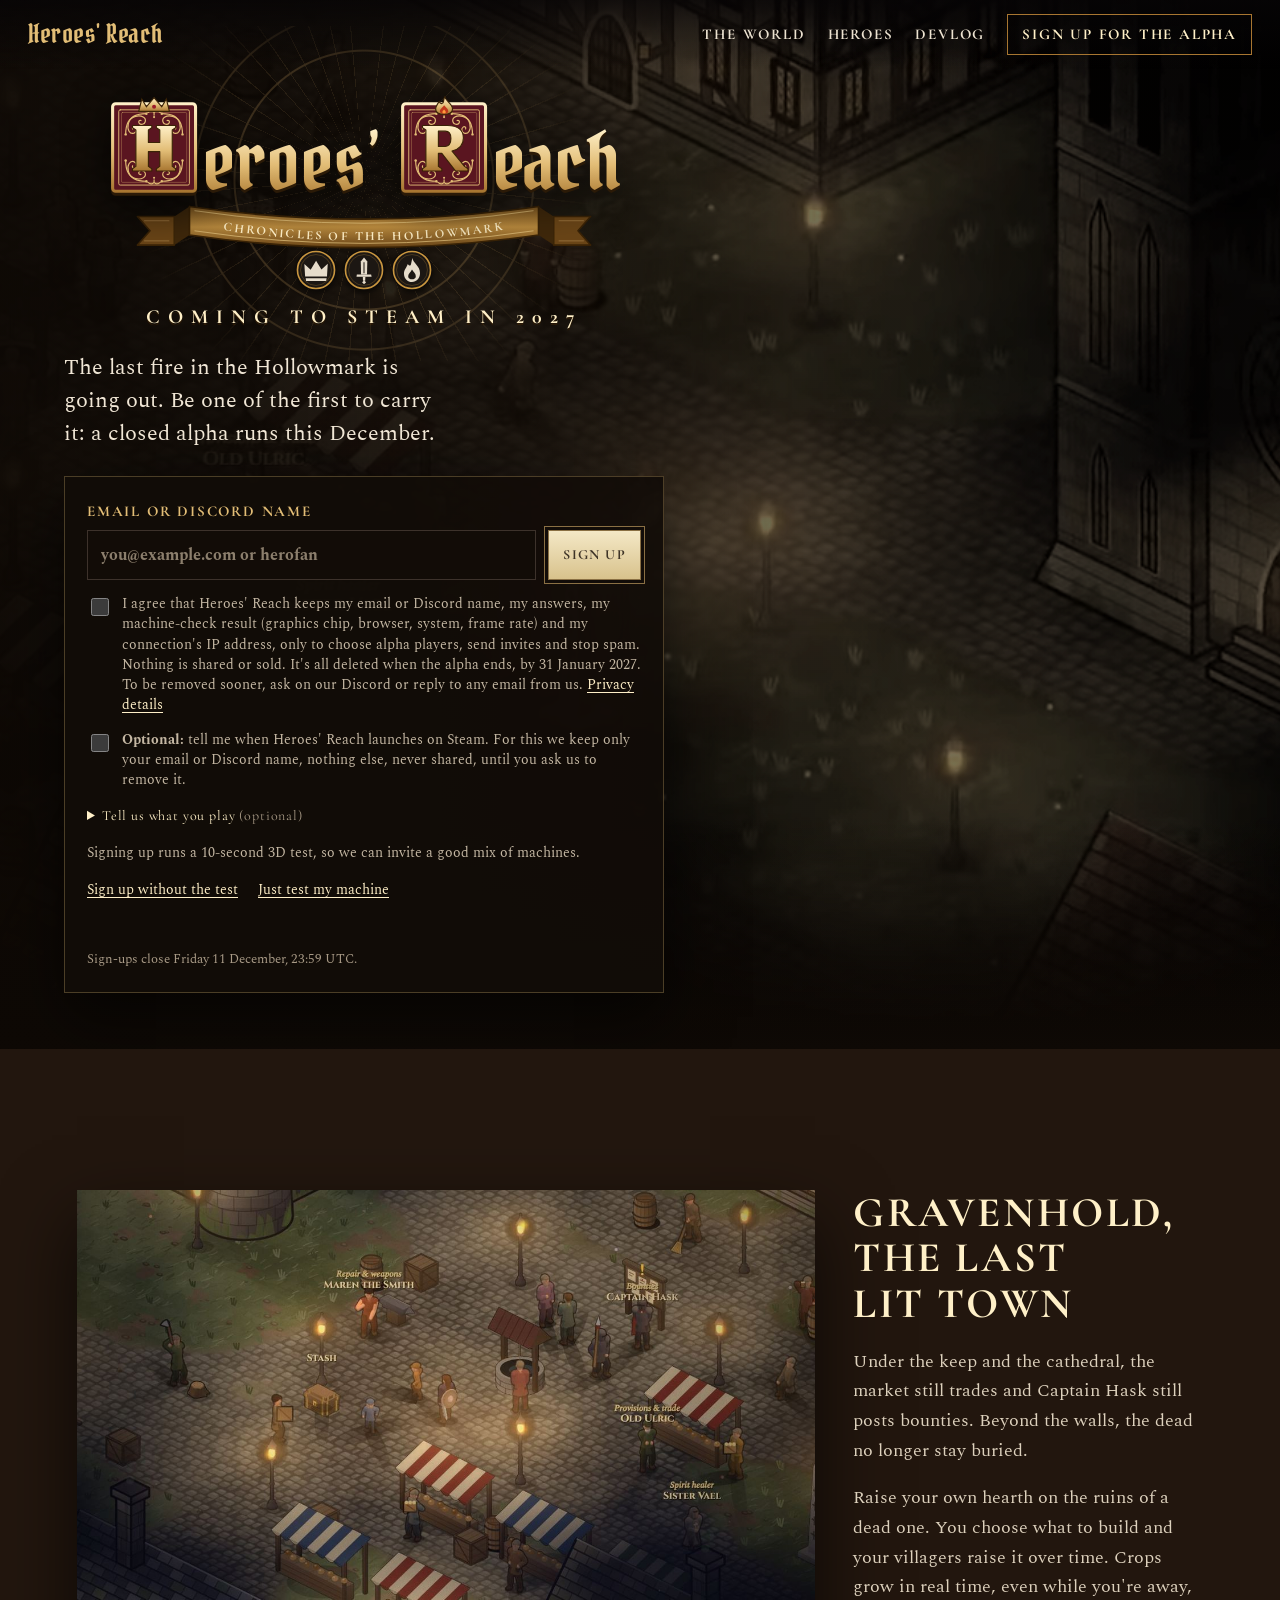
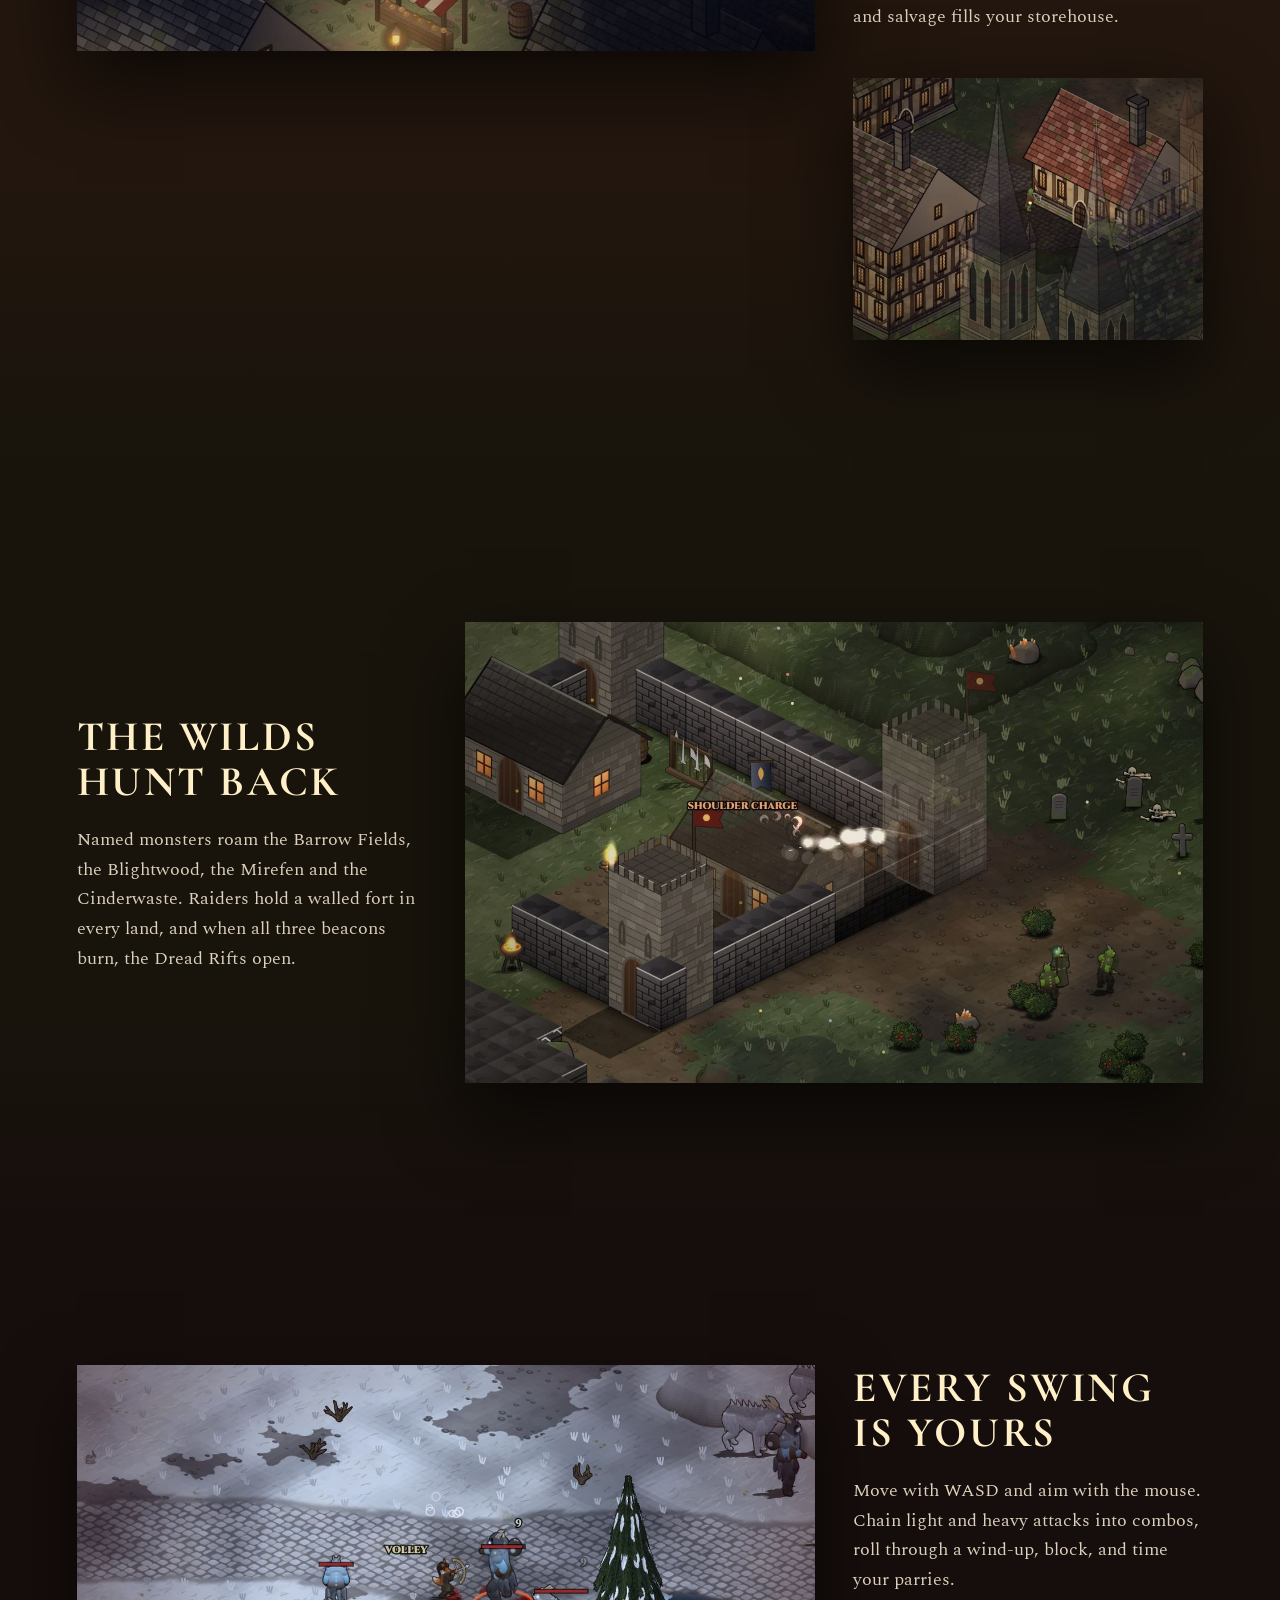
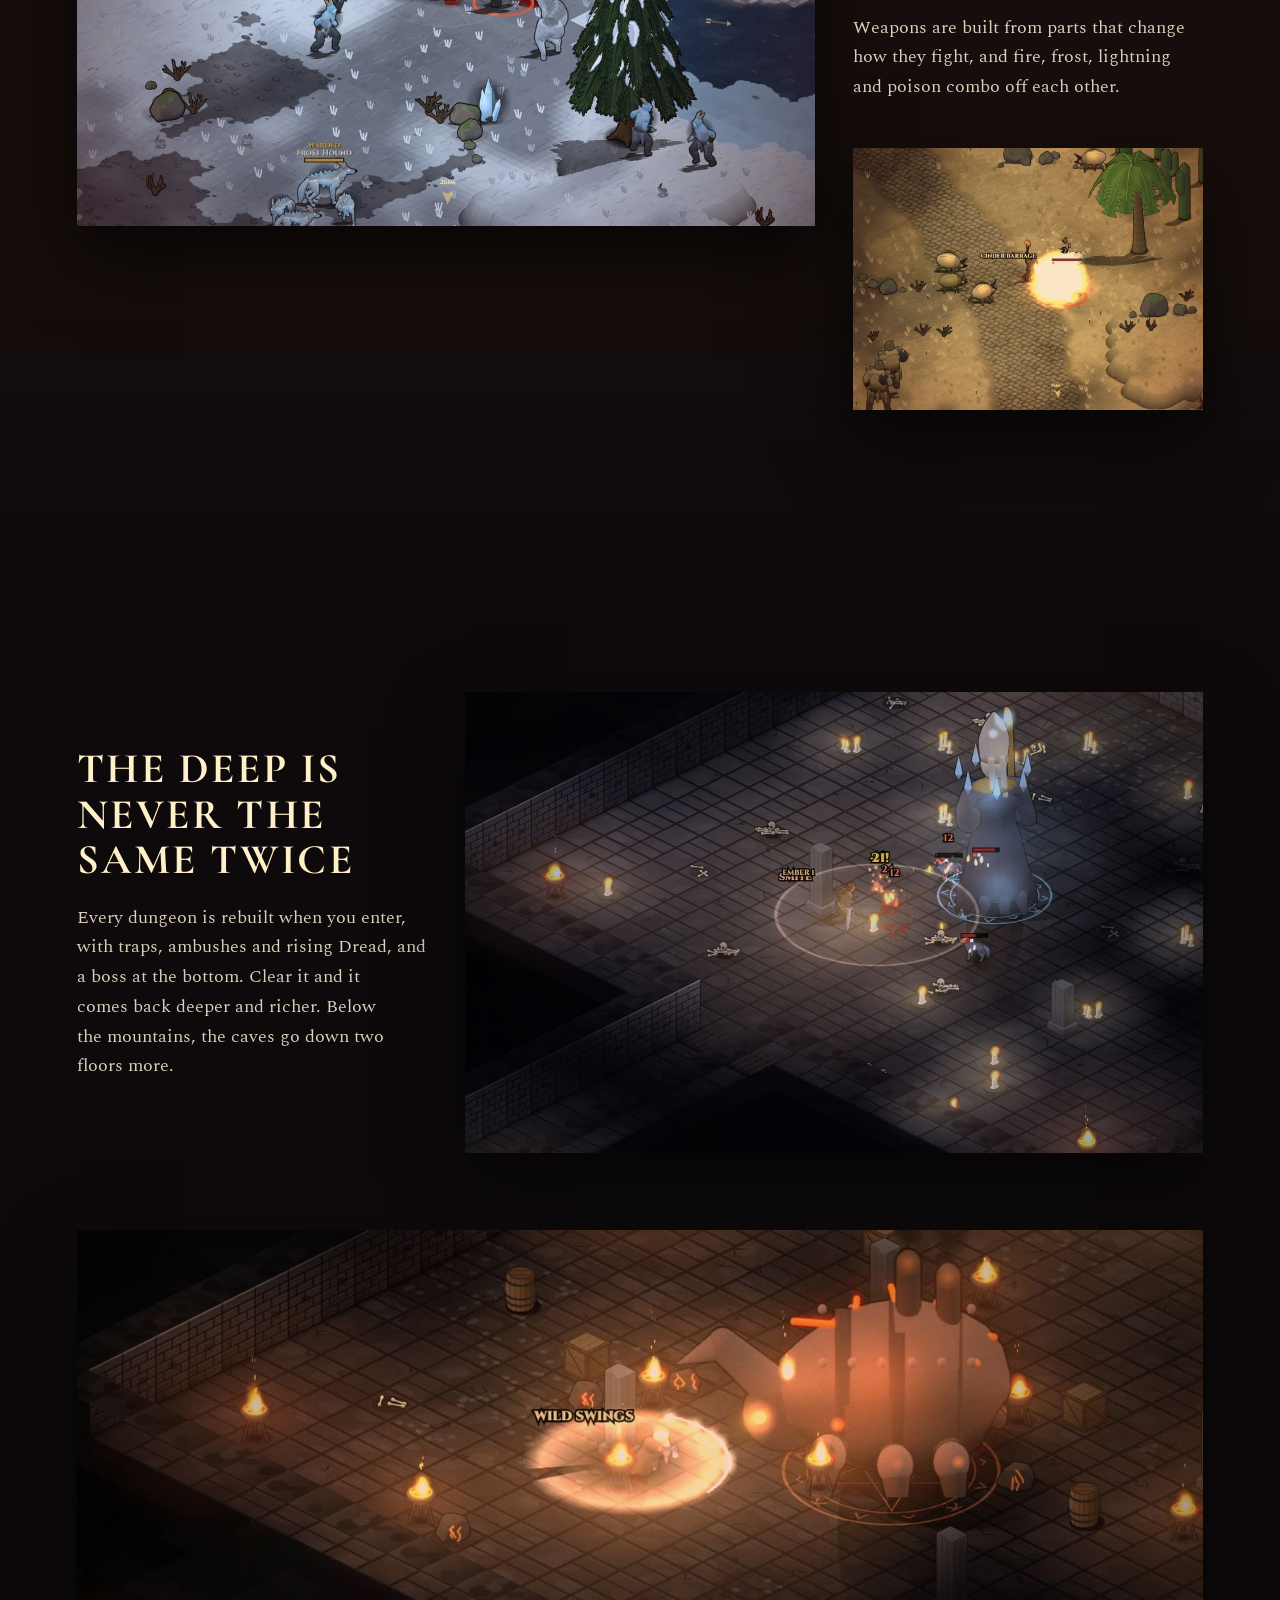
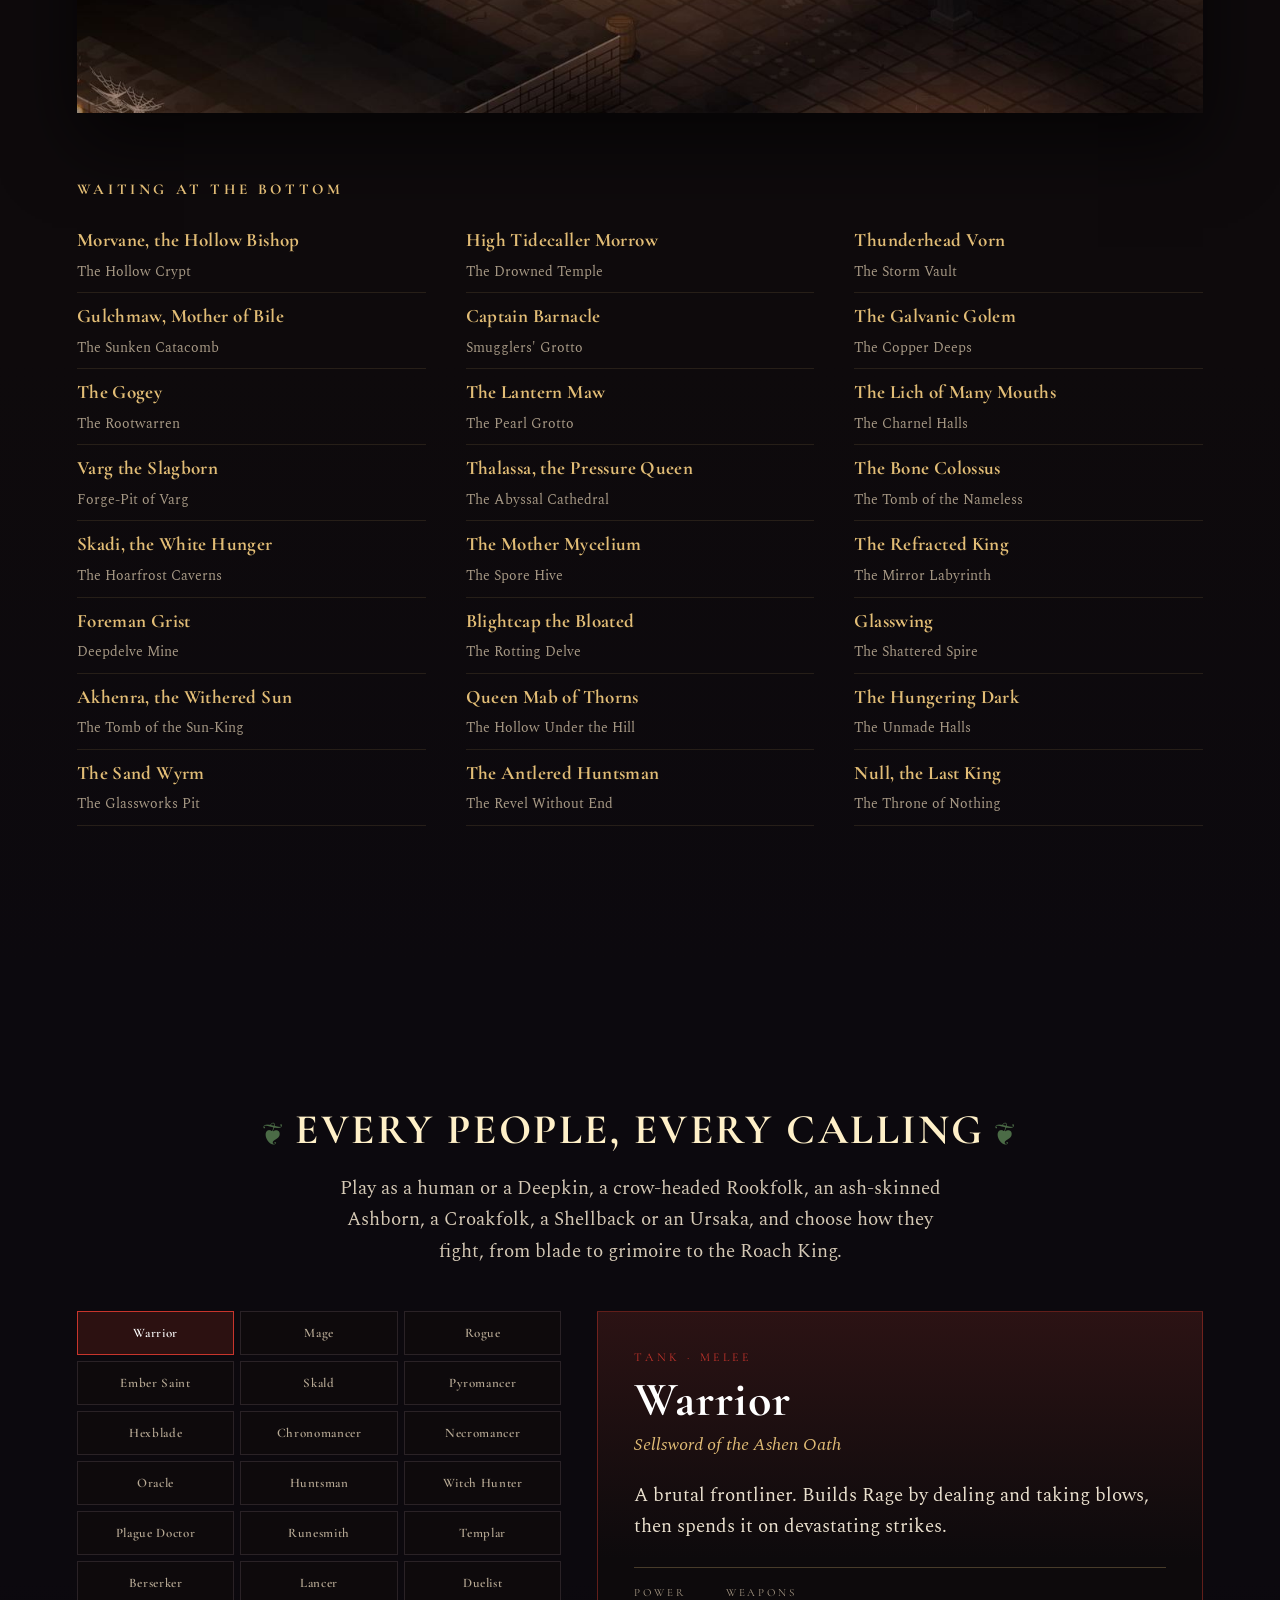
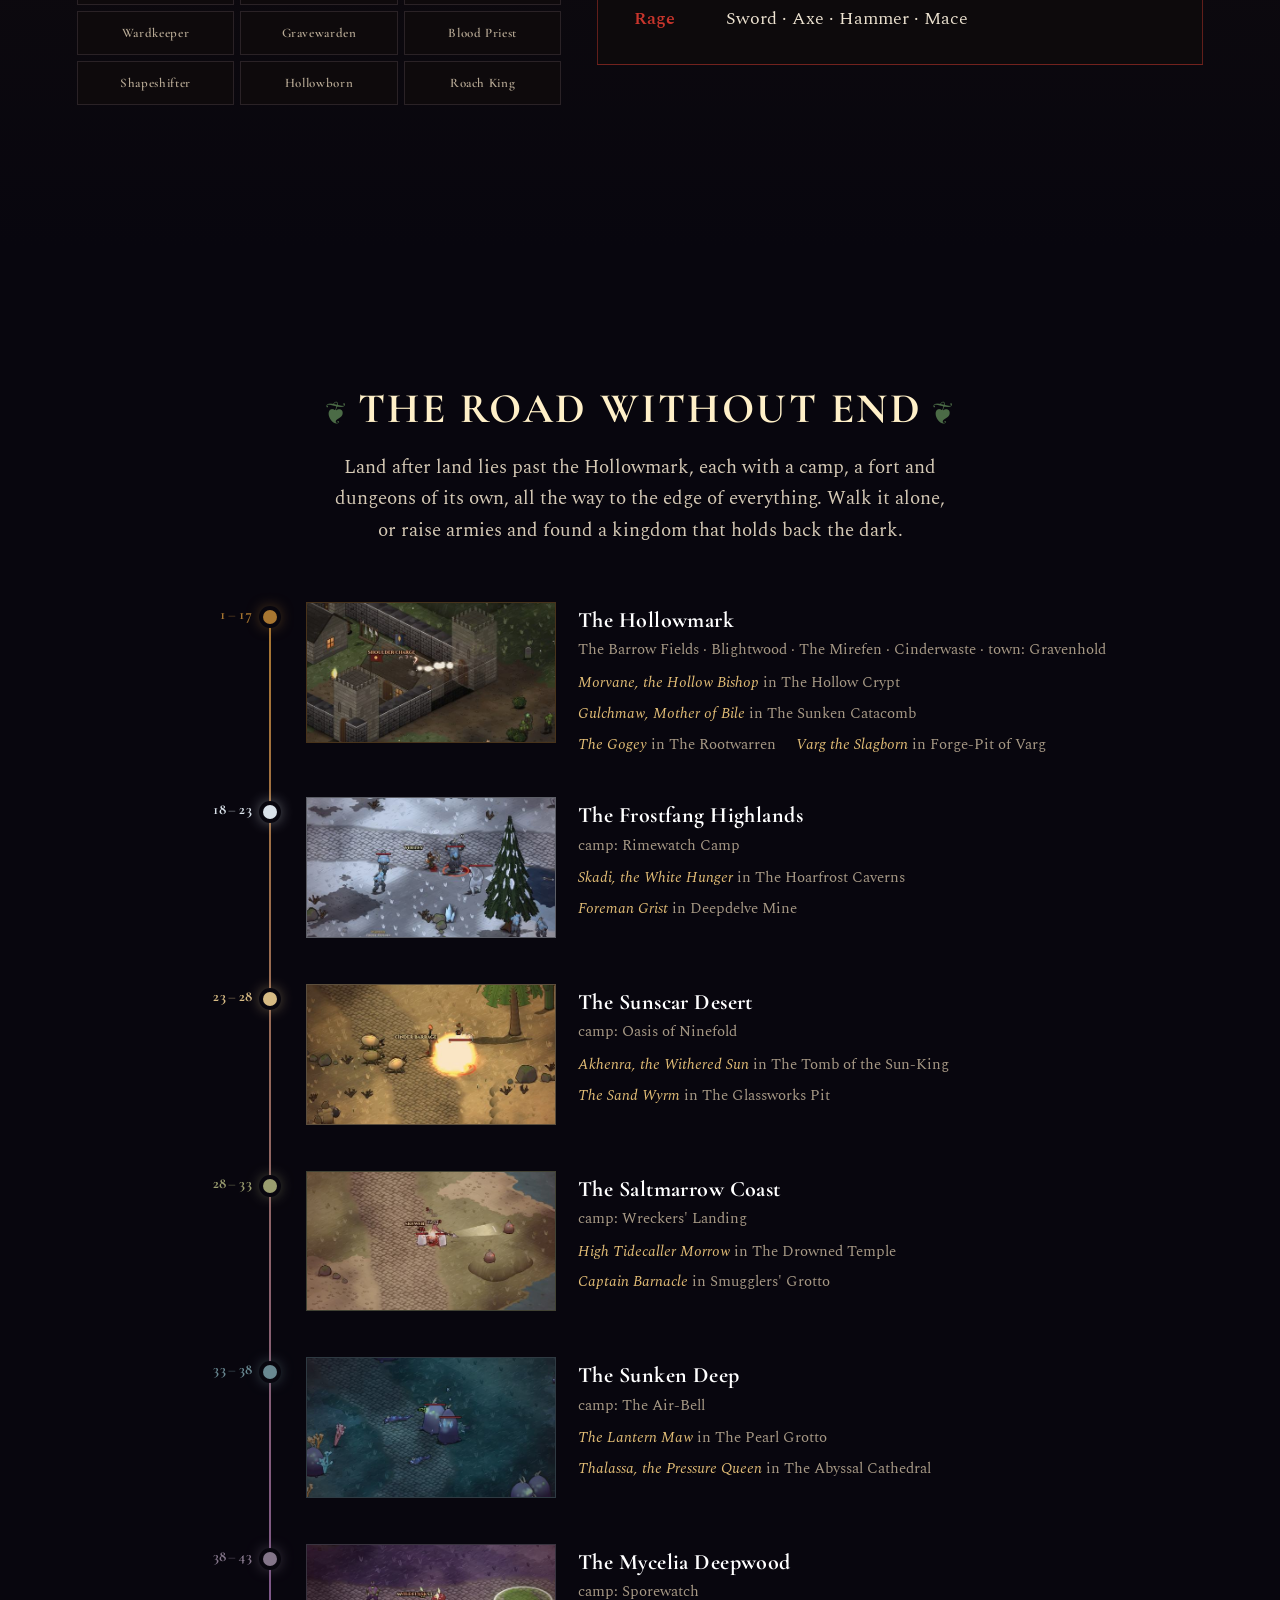
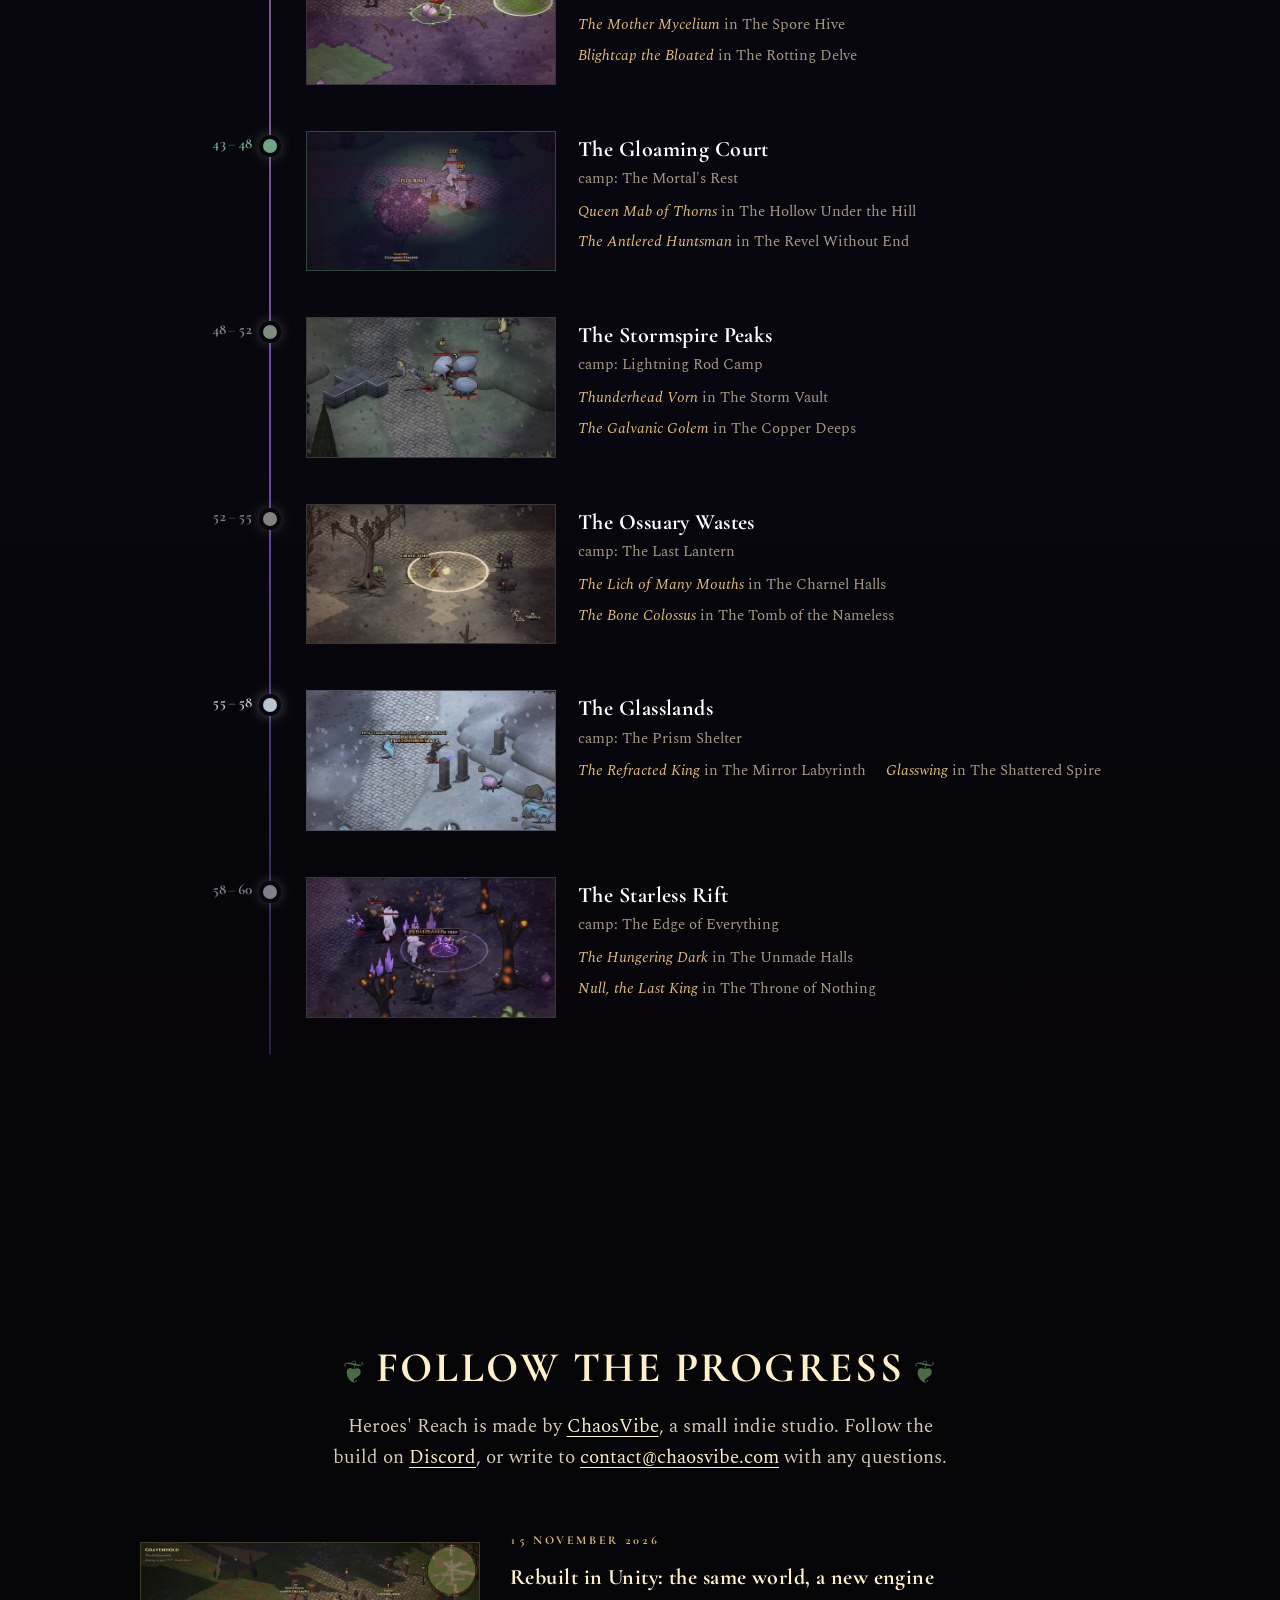
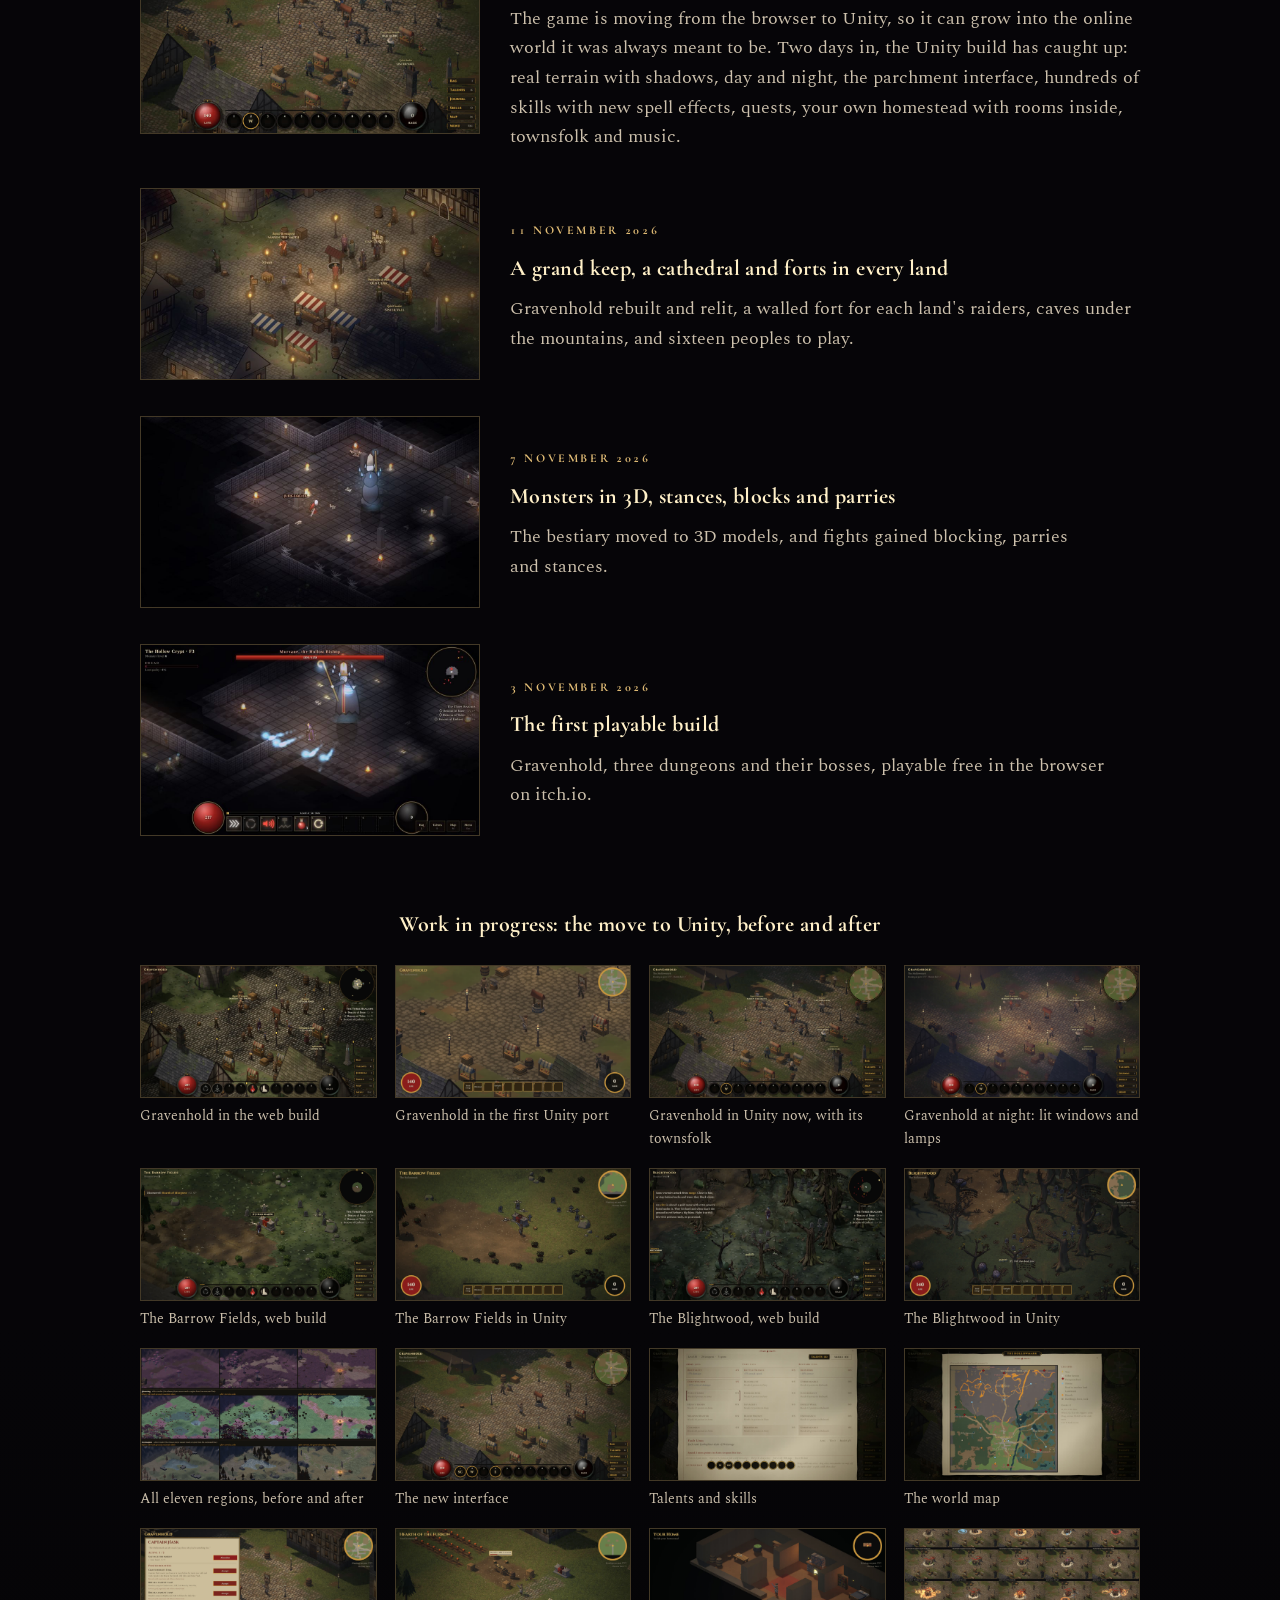
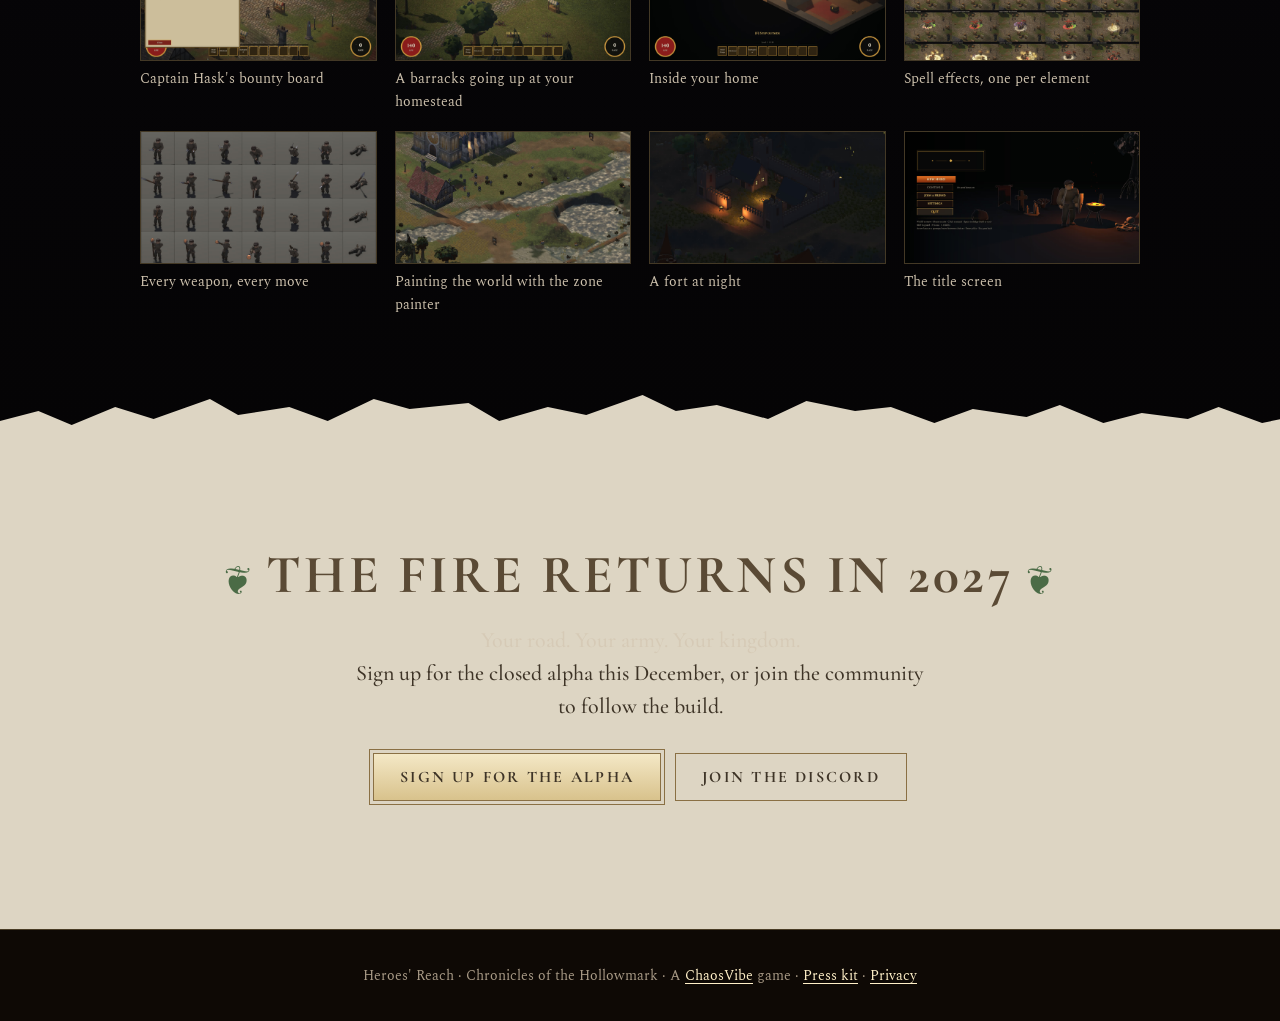
<file: index.html>
<!doctype html>
<html lang="en">
<head>
<meta charset="utf-8">
<meta name="viewport" content="width=device-width, initial-scale=1">
<title>Heroes' Reach — Coming to Steam in 2027</title>
<meta name="description" content="Your road. Your army. Your kingdom. Heroes' Reach is a vast dark-fantasy online RPG: countless peoples, every kind of calling, and a world without edges. The last fire is going out. Closed alpha this December. Coming to Steam in 2027.">
<meta property="og:title" content="Heroes' Reach — Chronicles of the Hollowmark · Coming to Steam in 2027">
<meta property="og:description" content="Your road. Your army. Your kingdom. A vast dark-fantasy online RPG. Sign up for the closed alpha.">
<meta property="og:image" content="img/share.jpg">
<meta name="theme-color" content="#0e0905">
<!-- stand-in icon: the lockup's T on its crimson tile, until the finished icon exists -->
<link rel="icon" href="data:image/svg+xml,<svg xmlns='http://www.w3.org/2000/svg' viewBox='0 4 120 122'><rect x='6' y='10' width='108' height='114' rx='4' fill='#5a1520' stroke='#e2bd76' stroke-width='5'/><g transform='translate(60 68) scale(.8) translate(-65.25 -68)' fill='%23e2bd76'><path d='M22 30H46V33.5L41.5 36.5V99.5L46 102.5V106H22V102.5L26.5 99.5V36.5L22 33.5Z' fill-rule='evenodd'/><path d='M41 62H59V74H41Z' fill-rule='evenodd'/><path d='M54 30H78V33.5L73.5 36.5V99.5L78 102.5V106H54V102.5L58.5 99.5V36.5L54 33.5Z' fill-rule='evenodd'/><path d='M70 30H84C96 30 102 38 102 49C102 60 96 66.5 85 69L103 98L108.5 101.5V106H88L70 76ZM73.5 40H82C87 40 89.5 44 89.5 49.5C89.5 55 87 59 82 59H73.5Z' fill-rule='evenodd'/></g></svg>">
<link rel="apple-touch-icon" href="press/heroesreach-icon-180.png">
<link rel="preconnect" href="https://fonts.googleapis.com">
<link rel="preconnect" href="https://fonts.gstatic.com" crossorigin>
<link href="https://fonts.googleapis.com/css2?family=Pirata+One&family=Cormorant+Garamond:ital,wght@0,500;0,700;1,500&family=Spectral:ital,wght@0,300;0,400;0,600;1,300;1,400&display=swap" rel="stylesheet">
<link rel="stylesheet" href="site.css">
</head>
<body class="descent-page">
<!-- Discord: every link with class "discord" points at the never-expiring invite to #heroesreach on the ChaosVibe server. -->
<nav class="top">
  <a class="brand" href="#top">Heroes' Reach</a>
  <span class="links"><a href="#gravenhold">The world</a><a href="#heroes">Heroes</a><a href="#devlog">Devlog</a><a class="pill" href="#top" data-signup>Sign up for the alpha</a></span>
</nav>

<!-- the depth gauge: where in the 1 to 60 descent the reader is -->
<aside class="gauge" aria-hidden="true"><span class="gauge-line"><i></i></span><b class="gauge-lv">1</b><span class="gauge-name">Gravenhold</span></aside>

<header class="hero" id="top">
  <video class="hero-video" autoplay muted loop playsinline preload="metadata" poster="media/hero-poster.jpg" aria-hidden="true">
    <source src="media/hero.webm" type="video/webm">
    <source src="media/hero.mp4" type="video/mp4">
  </video>
  <div class="hero-in">
    <!-- the approved title lockup (heroesreach-brand.md); the ribbon carries the subtitle. The same markup heads press, privacy and survey -->
    <div class="lockup">
      <h1 class="word">
        <svg class="initial" viewBox="0 0 120 130" aria-hidden="true"><defs><linearGradient id="ig" x1="0" y1="0" x2="0" y2="1"><stop offset="0" stop-color="#fff0c8"/><stop offset=".55" stop-color="#e2bd76"/><stop offset="1" stop-color="#a87631"/></linearGradient></defs><rect x="6" y="10" width="108" height="114" rx="4" fill="#5a1520" stroke="url(#ig)" stroke-width="4"/><g class="fil" fill="none" stroke="#e2bd76" stroke-width="1.5" stroke-linecap="round" stroke-linejoin="round"><rect x="14" y="18" width="92" height="98" rx="2" stroke-width="1.2"/><rect x="17.5" y="21.5" width="85" height="91" rx="1.5" stroke-width=".6" opacity=".7"/><g><path d="M23 50C23 38 26 29 36 26.5C44 24.5 50 28.5 48.5 33.5C47.3 37.3 42.5 38 40.5 35.3C39 33.2 41 31 43 32"/><path d="M50 23C38 23 29 26 26.5 36C24.5 44 28.5 50 33.5 48.5C37.3 47.3 38 42.5 35.3 40.5C33.2 39 31 41 32 43"/><circle cx="23" cy="50" r="1.6" fill="#e2bd76" stroke="none"/><circle cx="50" cy="23" r="1.6" fill="#e2bd76" stroke="none"/></g><g transform="translate(120 0) scale(-1 1)"><path d="M23 50C23 38 26 29 36 26.5C44 24.5 50 28.5 48.5 33.5C47.3 37.3 42.5 38 40.5 35.3C39 33.2 41 31 43 32"/><path d="M50 23C38 23 29 26 26.5 36C24.5 44 28.5 50 33.5 48.5C37.3 47.3 38 42.5 35.3 40.5C33.2 39 31 41 32 43"/><circle cx="23" cy="50" r="1.6" fill="#e2bd76" stroke="none"/><circle cx="50" cy="23" r="1.6" fill="#e2bd76" stroke="none"/></g><g transform="translate(0 134) scale(1 -1)"><path d="M23 50C23 38 26 29 36 26.5C44 24.5 50 28.5 48.5 33.5C47.3 37.3 42.5 38 40.5 35.3C39 33.2 41 31 43 32"/><path d="M50 23C38 23 29 26 26.5 36C24.5 44 28.5 50 33.5 48.5C37.3 47.3 38 42.5 35.3 40.5C33.2 39 31 41 32 43"/><circle cx="23" cy="50" r="1.6" fill="#e2bd76" stroke="none"/><circle cx="50" cy="23" r="1.6" fill="#e2bd76" stroke="none"/></g><g transform="translate(120 134) scale(-1 -1)"><path d="M23 50C23 38 26 29 36 26.5C44 24.5 50 28.5 48.5 33.5C47.3 37.3 42.5 38 40.5 35.3C39 33.2 41 31 43 32"/><path d="M50 23C38 23 29 26 26.5 36C24.5 44 28.5 50 33.5 48.5C37.3 47.3 38 42.5 35.3 40.5C33.2 39 31 41 32 43"/><circle cx="23" cy="50" r="1.6" fill="#e2bd76" stroke="none"/><circle cx="50" cy="23" r="1.6" fill="#e2bd76" stroke="none"/></g><g><path d="M52 21.5C55 19 58 19 60 21.5C62 19 65 19 68 21.5M60 21.5V25"/><circle cx="60" cy="27.5" r="1.4" fill="#e2bd76" stroke="none"/></g><g transform="translate(0 134) scale(1 -1)"><path d="M52 21.5C55 19 58 19 60 21.5C62 19 65 19 68 21.5M60 21.5V25"/><circle cx="60" cy="27.5" r="1.4" fill="#e2bd76" stroke="none"/></g></g><g transform="translate(60 68) scale(0.74) translate(-60 -68)"><path d="M22 28h34v4l-6 4v22h20V36l-6-4v-4h34v4l-6 4v64l6 4v4H64v-4l6-4V74H50v26l6 4v4H22v-4l6-4V36l-6-4z" fill="url(#ig)" stroke="#3a2306" stroke-width="2" stroke-linejoin="round"/></g><path d="M44 4l6 10 10-12 10 12 6-10 4 16H40z" fill="url(#ig)" stroke="#3a2306" stroke-width="1.5"/><circle cx="60" cy="14" r="2.6" fill="#9b1b2a"/></svg>
        <span class="rest" aria-hidden="true">eroes’</span><svg class="initial r" viewBox="0 0 120 130" aria-hidden="true"><rect x="6" y="10" width="108" height="114" rx="4" fill="#5a1520" stroke="url(#ig)" stroke-width="4"/><g class="fil" fill="none" stroke="#e2bd76" stroke-width="1.5" stroke-linecap="round" stroke-linejoin="round"><rect x="14" y="18" width="92" height="98" rx="2" stroke-width="1.2"/><rect x="17.5" y="21.5" width="85" height="91" rx="1.5" stroke-width=".6" opacity=".7"/><g><path d="M23 50C23 38 26 29 36 26.5C44 24.5 50 28.5 48.5 33.5C47.3 37.3 42.5 38 40.5 35.3C39 33.2 41 31 43 32"/><path d="M50 23C38 23 29 26 26.5 36C24.5 44 28.5 50 33.5 48.5C37.3 47.3 38 42.5 35.3 40.5C33.2 39 31 41 32 43"/><circle cx="23" cy="50" r="1.6" fill="#e2bd76" stroke="none"/><circle cx="50" cy="23" r="1.6" fill="#e2bd76" stroke="none"/></g><g transform="translate(120 0) scale(-1 1)"><path d="M23 50C23 38 26 29 36 26.5C44 24.5 50 28.5 48.5 33.5C47.3 37.3 42.5 38 40.5 35.3C39 33.2 41 31 43 32"/><path d="M50 23C38 23 29 26 26.5 36C24.5 44 28.5 50 33.5 48.5C37.3 47.3 38 42.5 35.3 40.5C33.2 39 31 41 32 43"/><circle cx="23" cy="50" r="1.6" fill="#e2bd76" stroke="none"/><circle cx="50" cy="23" r="1.6" fill="#e2bd76" stroke="none"/></g><g transform="translate(0 134) scale(1 -1)"><path d="M23 50C23 38 26 29 36 26.5C44 24.5 50 28.5 48.5 33.5C47.3 37.3 42.5 38 40.5 35.3C39 33.2 41 31 43 32"/><path d="M50 23C38 23 29 26 26.5 36C24.5 44 28.5 50 33.5 48.5C37.3 47.3 38 42.5 35.3 40.5C33.2 39 31 41 32 43"/><circle cx="23" cy="50" r="1.6" fill="#e2bd76" stroke="none"/><circle cx="50" cy="23" r="1.6" fill="#e2bd76" stroke="none"/></g><g transform="translate(120 134) scale(-1 -1)"><path d="M23 50C23 38 26 29 36 26.5C44 24.5 50 28.5 48.5 33.5C47.3 37.3 42.5 38 40.5 35.3C39 33.2 41 31 43 32"/><path d="M50 23C38 23 29 26 26.5 36C24.5 44 28.5 50 33.5 48.5C37.3 47.3 38 42.5 35.3 40.5C33.2 39 31 41 32 43"/><circle cx="23" cy="50" r="1.6" fill="#e2bd76" stroke="none"/><circle cx="50" cy="23" r="1.6" fill="#e2bd76" stroke="none"/></g><g><path d="M52 21.5C55 19 58 19 60 21.5C62 19 65 19 68 21.5M60 21.5V25"/><circle cx="60" cy="27.5" r="1.4" fill="#e2bd76" stroke="none"/></g><g transform="translate(0 134) scale(1 -1)"><path d="M52 21.5C55 19 58 19 60 21.5C62 19 65 19 68 21.5M60 21.5V25"/><circle cx="60" cy="27.5" r="1.4" fill="#e2bd76" stroke="none"/></g></g><g transform="translate(60 68) scale(0.74) translate(-60 -68)"><path fill-rule="evenodd" d="M22 28H66C86 28 94 38 94 50C94 63 86 70 74 73L96 100L102 104V108H80L56 77H50V100L56 104V108H22V104L28 100V36L22 32ZM50 38H62C70 38 72 43 72 51C72 59 70 64 62 65H50Z" fill="url(#ig)" stroke="#3a2306" stroke-width="2" stroke-linejoin="round"/></g><path d="M61 1C62 7 71 10 71 17C71 22 66.5 24 60 24C53.5 24 49 22 49 17C49 12.5 52 10.5 53.5 7C55 10 57 10.5 58.5 9C60 7.5 59 4 61 1Z" fill="url(#ig)" stroke="#3a2306" stroke-width="1.5" stroke-linejoin="round"/><path d="M60 12C62.3 15 65.5 16.5 65.5 20C65.5 22.3 63.3 23 60 23C56.7 23 54.5 22.3 54.5 20C54.5 16.8 57.7 15.8 60 12Z" fill="#c0391b"/><path d="M60 17.5C61.2 19 62.2 19.6 62.2 21C62.2 22 61.3 22.5 60 22.5C58.7 22.5 57.8 22 57.8 21C57.8 19.6 58.8 19 60 17.5Z" fill="#ff9a3c"/></svg><span class="rest" aria-hidden="true">each</span><span class="sr">Heroes' Reach</span>
      </h1>
      <svg class="ribbon" viewBox="0 0 560 92" role="img" aria-label="Chronicles of the Hollowmark">
        <defs><linearGradient id="rg" x1="0" y1="0" x2="0" y2="1"><stop offset="0" stop-color="#7b5520"/><stop offset=".5" stop-color="#b98a3e"/><stop offset="1" stop-color="#6a4517"/></linearGradient></defs>
        <path d="M54 34H10l15 17-15 17h44z" fill="#6a4517" stroke="#3a2306" stroke-width="2" stroke-linejoin="round"/>
        <path d="M506 34h44l-15 17 15 17h-44z" fill="#6a4517" stroke="#3a2306" stroke-width="2" stroke-linejoin="round"/>
        <path d="M18 39h30M18 63h30M512 39h30M512 63h30" stroke="#c9a061" stroke-width="1" opacity=".55"/>
        <path d="M72 22 54 34v34l18-12z" fill="#3f280b"/>
        <path d="M488 22l18 12v34l-18-12z" fill="#3f280b"/>
        <path d="M72 22Q280 52 488 22V56Q280 86 72 56z" fill="url(#rg)" stroke="#3a2306" stroke-width="2" stroke-linejoin="round"/>
        <path d="M78 27Q280 57 482 27M78 51Q280 81 482 51" stroke="#e8c983" stroke-width="1.1" fill="none" opacity=".75"/>
        <path id="rbt" d="M88 44Q280 76 472 44" fill="none"/>
        <text font-family="'Cormorant Garamond', Georgia, serif" font-weight="700" font-size="15" letter-spacing="2.6" fill="#fff0c8" text-anchor="middle" dominant-baseline="middle"><textPath href="#rbt" startOffset="50%">CHRONICLES OF THE HOLLOWMARK</textPath></text>
      </svg>
      <div class="roundels" aria-hidden="true"><svg viewBox="0 0 44 44" aria-hidden="true"><circle cx="22" cy="22" r="21.4" fill="#0e0b0a"/><circle cx="22" cy="22" r="19.4" fill="#1c1713" stroke="#c9963f" stroke-width="1.7"/><circle cx="22" cy="22" r="16.2" fill="none" stroke="#c9963f" stroke-opacity=".45" stroke-width=".6"/><g fill="#e6dccb"><path d="M10.6 28.8L9.8 15.6L16.4 21.8L22.1 12.2L27.7 21.6L34.3 15.4L33.5 28.9Z"/><path d="M11.2 30.6H33.1L32.6 33.4H11.6Z"/></g></svg><svg viewBox="0 0 44 44" aria-hidden="true"><circle cx="22" cy="22" r="21.4" fill="#0e0b0a"/><circle cx="22" cy="22" r="19.4" fill="#1c1713" stroke="#c9963f" stroke-width="1.7"/><circle cx="22" cy="22" r="16.2" fill="none" stroke="#c9963f" stroke-opacity=".45" stroke-width=".6"/><g fill="#e6dccb"><g transform="translate(22 22) scale(.96) translate(-22 -22)"><path d="M22 8.4L25.6 12.8L25.3 26.8H18.8L18.5 12.7Z"/><path d="M14.2 26.8L29.8 26.9L30.3 29.5L13.8 29.3Z"/><path d="M20.7 29.3H23.5L23.3 33.8H20.9Z"/><path d="M22.1 33.4L24.3 35.4L22.1 37.6L19.9 35.4Z"/><path d="M22 13.5V25.6" stroke="#1c1713" stroke-width="1.1" fill="none"/></g></g></svg><svg viewBox="0 0 44 44" aria-hidden="true"><circle cx="22" cy="22" r="21.4" fill="#0e0b0a"/><circle cx="22" cy="22" r="19.4" fill="#1c1713" stroke="#c9963f" stroke-width="1.7"/><circle cx="22" cy="22" r="16.2" fill="none" stroke="#c9963f" stroke-opacity=".45" stroke-width=".6"/><g fill="#e6dccb"><path d="M22.4 9.5C23 15 30.4 17.5 30.4 25.2C30.4 31 26.6 34.6 22 34.6C17.4 34.6 13.6 31 13.6 25.8C13.6 21.5 16.3 19.5 17.6 15.6C19.2 18 20.4 18 21 15.6C21.5 13.5 21.8 11.5 22.4 9.5Z"/><path d="M22 21.5C23.5 24 26 25.5 26 28.5C26 30.7 24.2 31.8 22 31.8C19.8 31.8 18 30.7 18 28.5C18 25.8 20.5 24.5 22 21.5Z" fill="#1c1713"/></g></svg></div>
    </div>
    <p class="when">Coming to Steam in 2027</p>
    <p class="hook">The last fire in the Hollowmark is going out. Be one of the first to carry it: a closed alpha runs this December.</p>

    <section id="alpha" class="signup" aria-label="Sign up for the alpha">
      <form class="su-form" novalidate>
        <label class="contact">Email or Discord name
          <span class="row"><input name="contact" autocomplete="email" maxlength="254" placeholder="you@example.com or herofan" required><button type="submit" class="btn">Sign up</button></span>
        </label>
        <label class="chk consent"><input type="checkbox" name="consent" required> <span>I agree that Heroes' Reach keeps my email or Discord name, my answers, my machine-check result (graphics chip, browser, system, frame rate) and my connection's IP address, only to choose alpha players, send invites and stop spam. Nothing is shared or sold. It's all deleted when the alpha ends, by 31 January 2027. To be removed sooner, ask on our Discord or reply to any email from us. <a href="privacy.html" target="_blank">Privacy details</a></span></label>
        <label class="chk consent"><input type="checkbox" name="notify"> <span><b>Optional:</b> tell me when Heroes' Reach launches on Steam. For this we keep only your email or Discord name, nothing else, never shared, until you ask us to remove it.</span></label>
        <details class="more"><summary>Tell us what you play <span class="dim">(optional)</span></summary>
          <fieldset><legend class="sr">What do you like to play?</legend>
            <label class="chk"><input type="checkbox" name="plays" value="arpg"> Action RPGs</label>
            <label class="chk"><input type="checkbox" name="plays" value="building"> Building and farming</label>
            <label class="chk"><input type="checkbox" name="plays" value="new"> I'm new to games like this</label>
            <label class="chk"><input type="checkbox" name="plays" value="other"> Something else</label>
          </fieldset>
          <label>Anything you'd like us to know? <input name="about" maxlength="300"></label>
        </details>
        <label class="hp" aria-hidden="true">Leave this empty <input name="website" tabindex="-1" autocomplete="off"></label>
        <p class="fine">Signing up runs a 10-second 3D test, so we can invite a good mix of machines.</p>
        <p class="fine actions"><button type="button" class="link mc-skip">Sign up without the test</button><button type="button" class="link mc-only">Just test my machine</button></p>
        <p class="su-msg" aria-live="polite"></p>
      </form>
      <div class="mc" hidden>
        <canvas class="mc-canvas" width="640" height="360" hidden></canvas>
        <p class="mc-out" aria-live="polite"></p>
        <div class="mc-verdict" hidden aria-live="polite"><b></b><p></p><small></small></div>
      </div>
      <div class="su-done" hidden><h2>You're on the list</h2><p></p><a class="btn ghost discord" href="https://discord.gg/D5G8zKWHCp" target="_blank" rel="noopener">Join the Discord</a></div>
      <p class="closes">Sign-ups close Friday 11 December, 23:59 UTC.</p>
    </section>
  </div>
</header>

<main class="descent">
<section id="gravenhold" class="depth" data-lv="1" data-name="Gravenhold" style="--tint: 34, 22, 14">
  <div class="split">
    <figure class="wide"><img src="img/gravenhold.jpg" alt="The market square of Gravenhold at night, lamps lit" loading="lazy"></figure>
    <div class="txt">
      <h2>Gravenhold, the last lit town</h2>
      <p>Under the keep and the cathedral, the market still trades and Captain Hask still posts bounties. Beyond the walls, the dead no longer stay buried.</p>
      <p>Raise your own hearth on the ruins of a dead one. You choose what to build and your villagers raise it over time. Crops grow in real time, even while you're away, and salvage fills your storehouse.</p>
    </div>
    <figure class="tall"><img src="img/cathedral.jpg" alt="The cathedral and timbered houses at the edge of Gravenhold" loading="lazy"></figure>
  </div>
</section>

<section class="depth" data-lv="5" data-name="The Hollowmark" style="--tint: 24, 20, 12">
  <div class="split flip">
    <div class="txt">
      <h2>The wilds hunt back</h2>
      <p>Named monsters roam the Barrow Fields, the Blightwood, the Mirefen and the Cinderwaste. Raiders hold a walled fort in every land, and when all three beacons burn, the Dread Rifts open.</p>
    </div>
    <figure class="wide"><img src="img/fort.jpg" alt="A warrior storming a raider fort in the Hollowmark" loading="lazy"></figure>
  </div>
</section>

<section class="depth" data-lv="12" data-name="The fight" style="--tint: 22, 14, 12">
  <div class="split">
    <figure class="wide"><img src="img/fight.jpg" alt="A huntsman holding a road against frost beasts in the Frostfang Highlands" loading="lazy"></figure>
    <div class="txt">
      <h2>Every swing is yours</h2>
      <p>Move with WASD and aim with the mouse. Chain light and heavy attacks into combos, roll through a wind-up, block, and time your parries.</p>
      <p>Weapons are built from parts that change how they fight, and fire, frost, lightning and poison combo off each other.</p>
    </div>
    <figure class="tall"><img src="img/cast.jpg" alt="A pyromancer's cinder barrage bursting among scarabs in the Sunscar Desert" loading="lazy"></figure>
  </div>
</section>

<section class="depth" data-lv="14" data-name="The deep" style="--tint: 14, 10, 12">
  <div class="split flip">
    <div class="txt">
      <h2>The deep is never the same twice</h2>
      <p>Every dungeon is rebuilt when you enter, with traps, ambushes and rising Dread, and a boss at the bottom. Clear it and it comes back deeper and richer. Below the mountains, the caves go down two floors more.</p>
    </div>
    <figure class="wide"><img src="img/crypt.jpg" alt="A templar facing Morvane, the Hollow Bishop, in the Hollow Crypt" loading="lazy"></figure>
  </div>
  <figure class="full"><img src="img/forge.jpg" alt="A berserker facing Varg the Slagborn in the Forge-Pit" loading="lazy"></figure>
  <div class="bosses"><h3>Waiting at the bottom</h3><ul></ul></div>
</section>

<section id="heroes" class="depth" data-lv="17" data-name="Heroes" style="--tint: 12, 9, 14">
  <h2 class="center">Every people, every calling</h2>
  <p class="center lead">Play as a human or a Deepkin, a crow-headed Rookfolk, an ash-skinned Ashborn, a Croakfolk, a Shellback or an Ursaka, and choose how they fight, from blade to grimoire to the Roach King.</p>
  <div class="roster">
    <div class="names" role="tablist" aria-label="Classes"></div>
    <article class="hero-card" role="tabpanel" aria-live="polite"></article>
  </div>
</section>

<section id="journey" class="depth" data-lv="18" data-name="Beyond the Hollowmark" style="--tint: 8, 6, 14">
  <h2 class="center">The road without end</h2>
  <p class="center lead">Land after land lies past the Hollowmark, each with a camp, a fort and dungeons of its own, all the way to the edge of everything. Walk it alone, or raise armies and found a kingdom that holds back the dark.</p>
  <ol class="road"></ol>
</section>

<section id="devlog" class="depth devlog" data-lv="60" data-name="Devlog" style="--tint: 6, 5, 8">
  <h2 class="center">Follow the progress</h2>
  <p class="center lead">Heroes' Reach is made by <a href="https://chaosvibe.com">ChaosVibe</a>, a small indie studio. Follow the build on <a class="discord" href="https://discord.gg/D5G8zKWHCp" target="_blank" rel="noopener">Discord</a>, or write to <a href="mailto:contact@chaosvibe.com">contact@chaosvibe.com</a> with any questions.</p>
  <ol class="log">
    <li><figure><img src="img/devlog/2026-11-15.jpg" alt="Gravenhold in the Unity build, with its townsfolk" loading="lazy"></figure><div><time datetime="2026-11-15">15 November 2026</time><h3>Rebuilt in Unity: the same world, a new engine</h3><p>The game is moving from the browser to Unity, so it can grow into the online world it was always meant to be. Two days in, the Unity build has caught up: real terrain with shadows, day and night, the parchment interface, hundreds of skills with new spell effects, quests, your own homestead with rooms inside, townsfolk and music.</p></div></li>
    <li><figure><img src="img/devlog/2026-11-11.jpg" alt="Gravenhold at night with the new keep" loading="lazy"></figure><div><time datetime="2026-11-11">11 November 2026</time><h3>A grand keep, a cathedral and forts in every land</h3><p>Gravenhold rebuilt and relit, a walled fort for each land's raiders, caves under the mountains, and sixteen peoples to play.</p></div></li>
    <li><figure><img src="img/devlog/2026-11-07.jpg" alt="The Hollow Crypt in the 7 November build" loading="lazy"></figure><div><time datetime="2026-11-07">7 November 2026</time><h3>Monsters in 3D, stances, blocks and parries</h3><p>The bestiary moved to 3D models, and fights gained blocking, parries and stances.</p></div></li>
    <li><figure><img src="img/devlog/2026-11-03.jpg" alt="The Hollow Crypt in the first playable build" loading="lazy"></figure><div><time datetime="2026-11-03">3 November 2026</time><h3>The first playable build</h3><p>Gravenhold, three dungeons and their bosses, playable free in the browser on itch.io.</p></div></li>
  </ol>
  <h3 class="center wip-title">Work in progress: the move to Unity, before and after</h3>
  <div class="wip">
    <figure><a href="img/devlog/2026-11-15/01-gravenhold-web.jpg" target="_blank" rel="noopener"><img src="img/devlog/2026-11-15/01-gravenhold-web.jpg" alt="Gravenhold in the web build" loading="lazy"></a><figcaption>Gravenhold in the web build</figcaption></figure>
    <figure><a href="img/devlog/2026-11-15/02-gravenhold-unity-first-port.jpg" target="_blank" rel="noopener"><img src="img/devlog/2026-11-15/02-gravenhold-unity-first-port.jpg" alt="Gravenhold in the first Unity port" loading="lazy"></a><figcaption>Gravenhold in the first Unity port</figcaption></figure>
    <figure><a href="img/devlog/2026-11-15/03-gravenhold-unity-now.jpg" target="_blank" rel="noopener"><img src="img/devlog/2026-11-15/03-gravenhold-unity-now.jpg" alt="Gravenhold in Unity now, with its townsfolk" loading="lazy"></a><figcaption>Gravenhold in Unity now, with its townsfolk</figcaption></figure>
    <figure><a href="img/devlog/2026-11-15/04-gravenhold-night.jpg" target="_blank" rel="noopener"><img src="img/devlog/2026-11-15/04-gravenhold-night.jpg" alt="Gravenhold at night: lit windows and lamps" loading="lazy"></a><figcaption>Gravenhold at night: lit windows and lamps</figcaption></figure>
    <figure><a href="img/devlog/2026-11-15/05-barrow-fields-web.jpg" target="_blank" rel="noopener"><img src="img/devlog/2026-11-15/05-barrow-fields-web.jpg" alt="The Barrow Fields, web build" loading="lazy"></a><figcaption>The Barrow Fields, web build</figcaption></figure>
    <figure><a href="img/devlog/2026-11-15/06-barrow-fields-unity.jpg" target="_blank" rel="noopener"><img src="img/devlog/2026-11-15/06-barrow-fields-unity.jpg" alt="The Barrow Fields in Unity" loading="lazy"></a><figcaption>The Barrow Fields in Unity</figcaption></figure>
    <figure><a href="img/devlog/2026-11-15/07-blightwood-web.jpg" target="_blank" rel="noopener"><img src="img/devlog/2026-11-15/07-blightwood-web.jpg" alt="The Blightwood, web build" loading="lazy"></a><figcaption>The Blightwood, web build</figcaption></figure>
    <figure><a href="img/devlog/2026-11-15/08-blightwood-unity.jpg" target="_blank" rel="noopener"><img src="img/devlog/2026-11-15/08-blightwood-unity.jpg" alt="The Blightwood in Unity" loading="lazy"></a><figcaption>The Blightwood in Unity</figcaption></figure>
    <figure><a href="img/devlog/2026-11-15/09-regions-before-after.jpg" target="_blank" rel="noopener"><img src="img/devlog/2026-11-15/09-regions-before-after.jpg" alt="All eleven regions, before and after" loading="lazy"></a><figcaption>All eleven regions, before and after</figcaption></figure>
    <figure><a href="img/devlog/2026-11-15/10-hud.jpg" target="_blank" rel="noopener"><img src="img/devlog/2026-11-15/10-hud.jpg" alt="The new interface" loading="lazy"></a><figcaption>The new interface</figcaption></figure>
    <figure><a href="img/devlog/2026-11-15/11-talents.jpg" target="_blank" rel="noopener"><img src="img/devlog/2026-11-15/11-talents.jpg" alt="Talents and skills" loading="lazy"></a><figcaption>Talents and skills</figcaption></figure>
    <figure><a href="img/devlog/2026-11-15/12-world-map.jpg" target="_blank" rel="noopener"><img src="img/devlog/2026-11-15/12-world-map.jpg" alt="The world map" loading="lazy"></a><figcaption>The world map</figcaption></figure>
    <figure><a href="img/devlog/2026-11-15/13-bounty-board.jpg" target="_blank" rel="noopener"><img src="img/devlog/2026-11-15/13-bounty-board.jpg" alt="Captain Hask's bounty board" loading="lazy"></a><figcaption>Captain Hask's bounty board</figcaption></figure>
    <figure><a href="img/devlog/2026-11-15/14-homestead-building.jpg" target="_blank" rel="noopener"><img src="img/devlog/2026-11-15/14-homestead-building.jpg" alt="A barracks going up at your homestead" loading="lazy"></a><figcaption>A barracks going up at your homestead</figcaption></figure>
    <figure><a href="img/devlog/2026-11-15/15-homestead-interior.jpg" target="_blank" rel="noopener"><img src="img/devlog/2026-11-15/15-homestead-interior.jpg" alt="Inside your home" loading="lazy"></a><figcaption>Inside your home</figcaption></figure>
    <figure><a href="img/devlog/2026-11-15/16-spell-effects.jpg" target="_blank" rel="noopener"><img src="img/devlog/2026-11-15/16-spell-effects.jpg" alt="Spell effects, one per element" loading="lazy"></a><figcaption>Spell effects, one per element</figcaption></figure>
    <figure><a href="img/devlog/2026-11-15/17-animations.jpg" target="_blank" rel="noopener"><img src="img/devlog/2026-11-15/17-animations.jpg" alt="Every weapon, every move" loading="lazy"></a><figcaption>Every weapon, every move</figcaption></figure>
    <figure><a href="img/devlog/2026-11-15/18-zone-painter.jpg" target="_blank" rel="noopener"><img src="img/devlog/2026-11-15/18-zone-painter.jpg" alt="Painting the world with the zone painter" loading="lazy"></a><figcaption>Painting the world with the zone painter</figcaption></figure>
    <figure><a href="img/devlog/2026-11-15/19-fort-night.jpg" target="_blank" rel="noopener"><img src="img/devlog/2026-11-15/19-fort-night.jpg" alt="A fort at night" loading="lazy"></a><figcaption>A fort at night</figcaption></figure>
    <figure><a href="img/devlog/2026-11-15/20-title.jpg" target="_blank" rel="noopener"><img src="img/devlog/2026-11-15/20-title.jpg" alt="The title screen" loading="lazy"></a><figcaption>The title screen</figcaption></figure>
  </div>
</section>

<div class="torn" aria-hidden="true"></div>
<section id="discord" class="final">
  <h2>The fire returns in 2027</h2>
  <p class="lead">Your road. Your army. Your kingdom.</p>
  <p>Sign up for the closed alpha this December, or join the community to follow the build.</p>
  <div class="cta"><a class="btn" href="#top" data-signup>Sign up for the alpha</a><a class="btn ghost discord" href="https://discord.gg/D5G8zKWHCp" target="_blank" rel="noopener">Join the Discord</a></div>
</section>
</main>

<footer>Heroes' Reach · Chronicles of the Hollowmark · A <a href="https://chaosvibe.com">ChaosVibe</a> game · <a href="press.html">Press kit</a> · <a href="privacy.html">Privacy</a></footer>

<script src="data.js"></script>
<script src="site.js"></script>
<script type="module" src="alpha.js"></script>
</body>
</html>
</file>
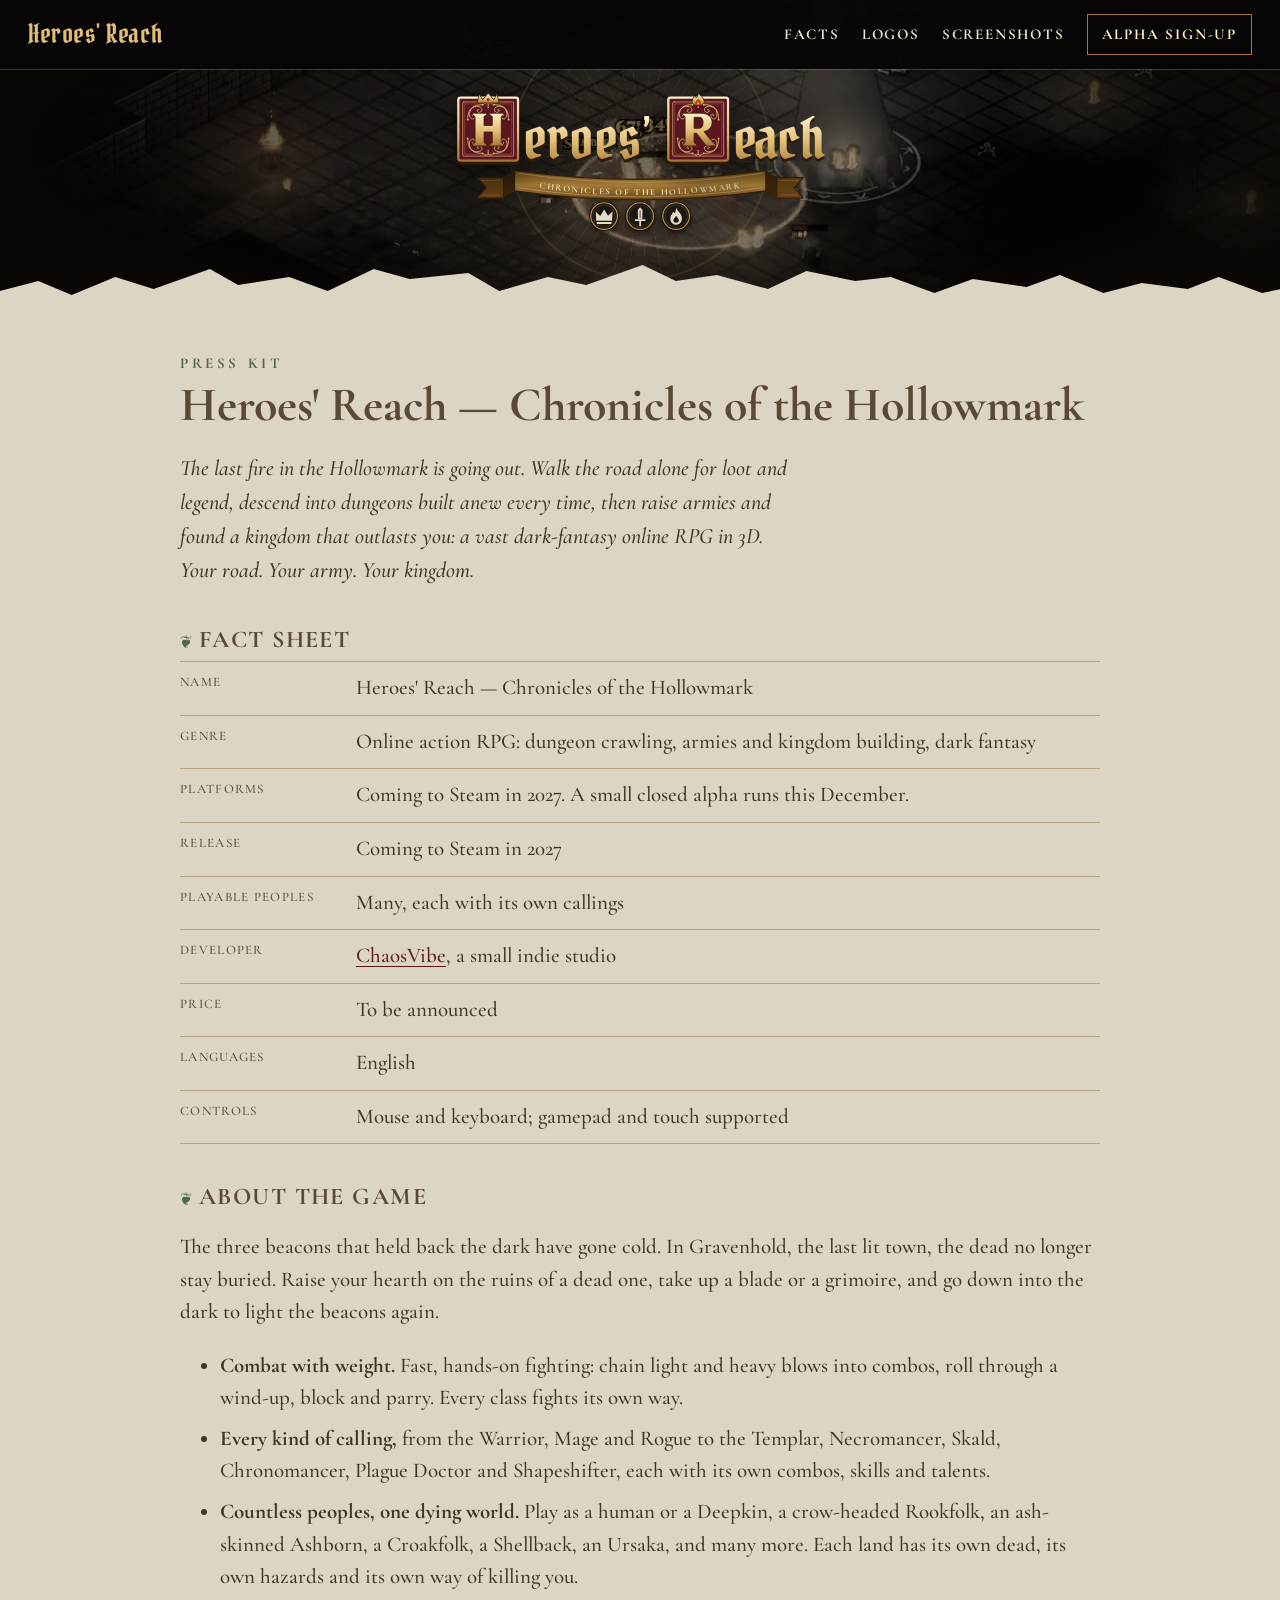
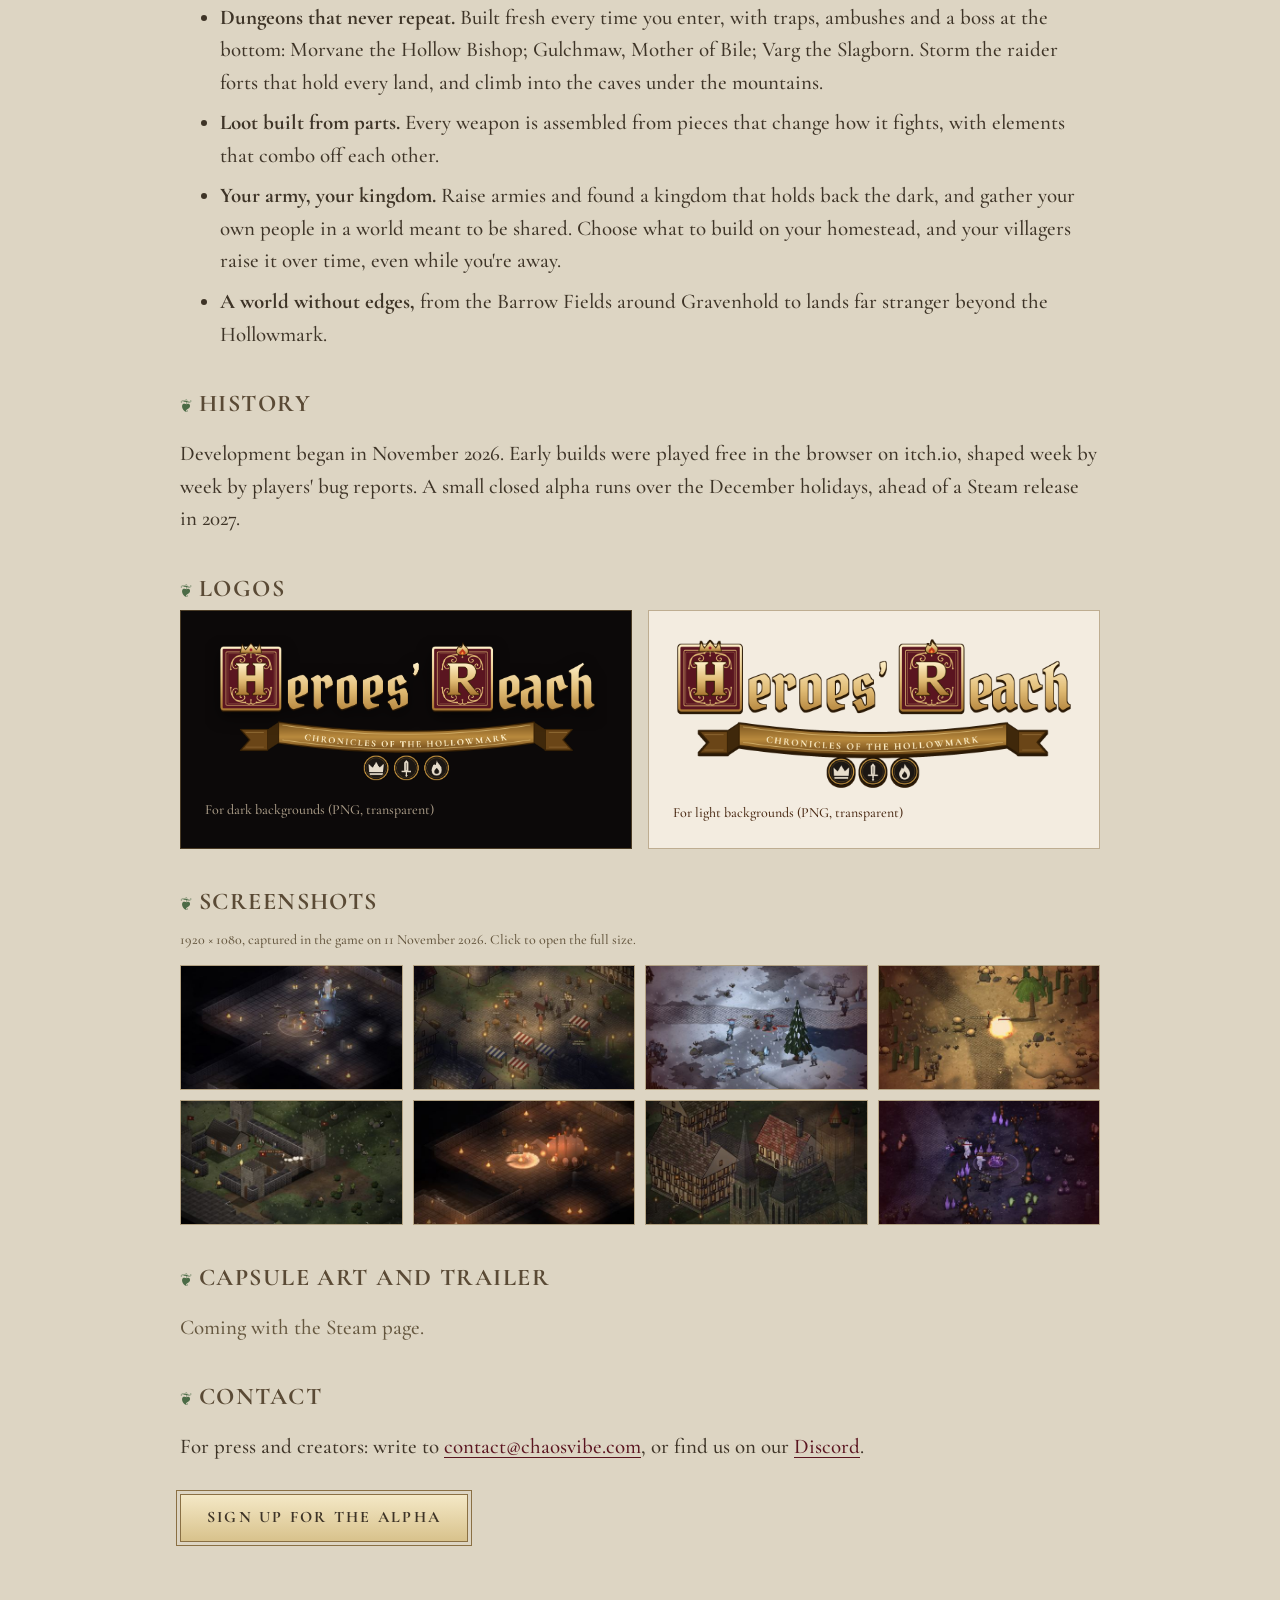
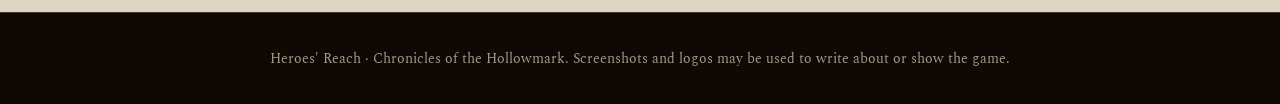
<file: press.html>
<!doctype html>
<html lang="en">
<head>
<meta charset="utf-8">
<meta name="viewport" content="width=device-width, initial-scale=1">
<title>Press kit · Heroes' Reach</title>
<meta name="description" content="Press kit for Heroes' Reach — Chronicles of the Hollowmark: fact sheet, logos, screenshots and contact.">
<meta property="og:title" content="Heroes' Reach press kit">
<meta property="og:image" content="press/heroesreach-1-crypt-boss.jpg">
<meta name="theme-color" content="#0e0905">
<link rel="preconnect" href="https://fonts.googleapis.com">
<link rel="preconnect" href="https://fonts.gstatic.com" crossorigin>
<link href="https://fonts.googleapis.com/css2?family=Pirata+One&family=Cormorant+Garamond:ital,wght@0,500;0,700;1,500&family=Spectral:ital,wght@0,300;0,400;0,600;1,300;1,400&display=swap" rel="stylesheet">
<link rel="stylesheet" href="site.css">
</head>
<body class="page">
<!-- Owner direction 2026-11-15: armies, kingdom and online play are in; no counts of lands/classes/peoples; no release date beyond "Coming 2027". The owner approves before it's linked anywhere.
     Capsule art and the trailer go in the "Capsule art and trailer" section once the Steam page assets exist (docs/social/steam.md). -->
<nav class="top solid"><a class="brand" href="./">Heroes' Reach</a><span class="links"><a href="#facts">Facts</a><a href="#logos">Logos</a><a href="#shots">Screenshots</a><a class="pill" href="./#alpha">Alpha sign-up</a></span></nav>
<header class="masthead">
  <div class="lockup">
    <a class="word" href="./" aria-label="Heroes' Reach, home">
      <svg class="initial" viewBox="0 0 120 130" aria-hidden="true"><defs><linearGradient id="ig" x1="0" y1="0" x2="0" y2="1"><stop offset="0" stop-color="#fff0c8"/><stop offset=".55" stop-color="#e2bd76"/><stop offset="1" stop-color="#a87631"/></linearGradient></defs><rect x="6" y="10" width="108" height="114" rx="4" fill="#5a1520" stroke="url(#ig)" stroke-width="4"/><g class="fil" fill="none" stroke="#e2bd76" stroke-width="1.5" stroke-linecap="round" stroke-linejoin="round"><rect x="14" y="18" width="92" height="98" rx="2" stroke-width="1.2"/><rect x="17.5" y="21.5" width="85" height="91" rx="1.5" stroke-width=".6" opacity=".7"/><g><path d="M23 50C23 38 26 29 36 26.5C44 24.5 50 28.5 48.5 33.5C47.3 37.3 42.5 38 40.5 35.3C39 33.2 41 31 43 32"/><path d="M50 23C38 23 29 26 26.5 36C24.5 44 28.5 50 33.5 48.5C37.3 47.3 38 42.5 35.3 40.5C33.2 39 31 41 32 43"/><circle cx="23" cy="50" r="1.6" fill="#e2bd76" stroke="none"/><circle cx="50" cy="23" r="1.6" fill="#e2bd76" stroke="none"/></g><g transform="translate(120 0) scale(-1 1)"><path d="M23 50C23 38 26 29 36 26.5C44 24.5 50 28.5 48.5 33.5C47.3 37.3 42.5 38 40.5 35.3C39 33.2 41 31 43 32"/><path d="M50 23C38 23 29 26 26.5 36C24.5 44 28.5 50 33.5 48.5C37.3 47.3 38 42.5 35.3 40.5C33.2 39 31 41 32 43"/><circle cx="23" cy="50" r="1.6" fill="#e2bd76" stroke="none"/><circle cx="50" cy="23" r="1.6" fill="#e2bd76" stroke="none"/></g><g transform="translate(0 134) scale(1 -1)"><path d="M23 50C23 38 26 29 36 26.5C44 24.5 50 28.5 48.5 33.5C47.3 37.3 42.5 38 40.5 35.3C39 33.2 41 31 43 32"/><path d="M50 23C38 23 29 26 26.5 36C24.5 44 28.5 50 33.5 48.5C37.3 47.3 38 42.5 35.3 40.5C33.2 39 31 41 32 43"/><circle cx="23" cy="50" r="1.6" fill="#e2bd76" stroke="none"/><circle cx="50" cy="23" r="1.6" fill="#e2bd76" stroke="none"/></g><g transform="translate(120 134) scale(-1 -1)"><path d="M23 50C23 38 26 29 36 26.5C44 24.5 50 28.5 48.5 33.5C47.3 37.3 42.5 38 40.5 35.3C39 33.2 41 31 43 32"/><path d="M50 23C38 23 29 26 26.5 36C24.5 44 28.5 50 33.5 48.5C37.3 47.3 38 42.5 35.3 40.5C33.2 39 31 41 32 43"/><circle cx="23" cy="50" r="1.6" fill="#e2bd76" stroke="none"/><circle cx="50" cy="23" r="1.6" fill="#e2bd76" stroke="none"/></g><g><path d="M52 21.5C55 19 58 19 60 21.5C62 19 65 19 68 21.5M60 21.5V25"/><circle cx="60" cy="27.5" r="1.4" fill="#e2bd76" stroke="none"/></g><g transform="translate(0 134) scale(1 -1)"><path d="M52 21.5C55 19 58 19 60 21.5C62 19 65 19 68 21.5M60 21.5V25"/><circle cx="60" cy="27.5" r="1.4" fill="#e2bd76" stroke="none"/></g></g><g transform="translate(60 68) scale(0.74) translate(-60 -68)"><path d="M22 28h34v4l-6 4v22h20V36l-6-4v-4h34v4l-6 4v64l6 4v4H64v-4l6-4V74H50v26l6 4v4H22v-4l6-4V36l-6-4z" fill="url(#ig)" stroke="#3a2306" stroke-width="2" stroke-linejoin="round"/></g><path d="M44 4l6 10 10-12 10 12 6-10 4 16H40z" fill="url(#ig)" stroke="#3a2306" stroke-width="1.5"/><circle cx="60" cy="14" r="2.6" fill="#9b1b2a"/></svg>
      <span class="rest" aria-hidden="true">eroes’</span><svg class="initial r" viewBox="0 0 120 130" aria-hidden="true"><rect x="6" y="10" width="108" height="114" rx="4" fill="#5a1520" stroke="url(#ig)" stroke-width="4"/><g class="fil" fill="none" stroke="#e2bd76" stroke-width="1.5" stroke-linecap="round" stroke-linejoin="round"><rect x="14" y="18" width="92" height="98" rx="2" stroke-width="1.2"/><rect x="17.5" y="21.5" width="85" height="91" rx="1.5" stroke-width=".6" opacity=".7"/><g><path d="M23 50C23 38 26 29 36 26.5C44 24.5 50 28.5 48.5 33.5C47.3 37.3 42.5 38 40.5 35.3C39 33.2 41 31 43 32"/><path d="M50 23C38 23 29 26 26.5 36C24.5 44 28.5 50 33.5 48.5C37.3 47.3 38 42.5 35.3 40.5C33.2 39 31 41 32 43"/><circle cx="23" cy="50" r="1.6" fill="#e2bd76" stroke="none"/><circle cx="50" cy="23" r="1.6" fill="#e2bd76" stroke="none"/></g><g transform="translate(120 0) scale(-1 1)"><path d="M23 50C23 38 26 29 36 26.5C44 24.5 50 28.5 48.5 33.5C47.3 37.3 42.5 38 40.5 35.3C39 33.2 41 31 43 32"/><path d="M50 23C38 23 29 26 26.5 36C24.5 44 28.5 50 33.5 48.5C37.3 47.3 38 42.5 35.3 40.5C33.2 39 31 41 32 43"/><circle cx="23" cy="50" r="1.6" fill="#e2bd76" stroke="none"/><circle cx="50" cy="23" r="1.6" fill="#e2bd76" stroke="none"/></g><g transform="translate(0 134) scale(1 -1)"><path d="M23 50C23 38 26 29 36 26.5C44 24.5 50 28.5 48.5 33.5C47.3 37.3 42.5 38 40.5 35.3C39 33.2 41 31 43 32"/><path d="M50 23C38 23 29 26 26.5 36C24.5 44 28.5 50 33.5 48.5C37.3 47.3 38 42.5 35.3 40.5C33.2 39 31 41 32 43"/><circle cx="23" cy="50" r="1.6" fill="#e2bd76" stroke="none"/><circle cx="50" cy="23" r="1.6" fill="#e2bd76" stroke="none"/></g><g transform="translate(120 134) scale(-1 -1)"><path d="M23 50C23 38 26 29 36 26.5C44 24.5 50 28.5 48.5 33.5C47.3 37.3 42.5 38 40.5 35.3C39 33.2 41 31 43 32"/><path d="M50 23C38 23 29 26 26.5 36C24.5 44 28.5 50 33.5 48.5C37.3 47.3 38 42.5 35.3 40.5C33.2 39 31 41 32 43"/><circle cx="23" cy="50" r="1.6" fill="#e2bd76" stroke="none"/><circle cx="50" cy="23" r="1.6" fill="#e2bd76" stroke="none"/></g><g><path d="M52 21.5C55 19 58 19 60 21.5C62 19 65 19 68 21.5M60 21.5V25"/><circle cx="60" cy="27.5" r="1.4" fill="#e2bd76" stroke="none"/></g><g transform="translate(0 134) scale(1 -1)"><path d="M52 21.5C55 19 58 19 60 21.5C62 19 65 19 68 21.5M60 21.5V25"/><circle cx="60" cy="27.5" r="1.4" fill="#e2bd76" stroke="none"/></g></g><g transform="translate(60 68) scale(0.74) translate(-60 -68)"><path fill-rule="evenodd" d="M22 28H66C86 28 94 38 94 50C94 63 86 70 74 73L96 100L102 104V108H80L56 77H50V100L56 104V108H22V104L28 100V36L22 32ZM50 38H62C70 38 72 43 72 51C72 59 70 64 62 65H50Z" fill="url(#ig)" stroke="#3a2306" stroke-width="2" stroke-linejoin="round"/></g><path d="M61 1C62 7 71 10 71 17C71 22 66.5 24 60 24C53.5 24 49 22 49 17C49 12.5 52 10.5 53.5 7C55 10 57 10.5 58.5 9C60 7.5 59 4 61 1Z" fill="url(#ig)" stroke="#3a2306" stroke-width="1.5" stroke-linejoin="round"/><path d="M60 12C62.3 15 65.5 16.5 65.5 20C65.5 22.3 63.3 23 60 23C56.7 23 54.5 22.3 54.5 20C54.5 16.8 57.7 15.8 60 12Z" fill="#c0391b"/><path d="M60 17.5C61.2 19 62.2 19.6 62.2 21C62.2 22 61.3 22.5 60 22.5C58.7 22.5 57.8 22 57.8 21C57.8 19.6 58.8 19 60 17.5Z" fill="#ff9a3c"/></svg><span class="rest" aria-hidden="true">each</span>
    </a>
    <svg class="ribbon" viewBox="0 0 560 92" role="img" aria-label="Chronicles of the Hollowmark">
      <defs><linearGradient id="rg" x1="0" y1="0" x2="0" y2="1"><stop offset="0" stop-color="#7b5520"/><stop offset=".5" stop-color="#b98a3e"/><stop offset="1" stop-color="#6a4517"/></linearGradient></defs>
      <path d="M54 34H10l15 17-15 17h44z" fill="#6a4517" stroke="#3a2306" stroke-width="2" stroke-linejoin="round"/>
      <path d="M506 34h44l-15 17 15 17h-44z" fill="#6a4517" stroke="#3a2306" stroke-width="2" stroke-linejoin="round"/>
      <path d="M18 39h30M18 63h30M512 39h30M512 63h30" stroke="#c9a061" stroke-width="1" opacity=".55"/>
      <path d="M72 22 54 34v34l18-12z" fill="#3f280b"/>
      <path d="M488 22l18 12v34l-18-12z" fill="#3f280b"/>
      <path d="M72 22Q280 52 488 22V56Q280 86 72 56z" fill="url(#rg)" stroke="#3a2306" stroke-width="2" stroke-linejoin="round"/>
      <path d="M78 27Q280 57 482 27M78 51Q280 81 482 51" stroke="#e8c983" stroke-width="1.1" fill="none" opacity=".75"/>
      <path id="rbt" d="M88 44Q280 76 472 44" fill="none"/>
      <text font-family="'Cormorant Garamond', Georgia, serif" font-weight="700" font-size="15" letter-spacing="2.6" fill="#fff0c8" text-anchor="middle" dominant-baseline="middle"><textPath href="#rbt" startOffset="50%">CHRONICLES OF THE HOLLOWMARK</textPath></text>
    </svg>
    <div class="roundels" aria-hidden="true"><svg viewBox="0 0 44 44" aria-hidden="true"><circle cx="22" cy="22" r="21.4" fill="#0e0b0a"/><circle cx="22" cy="22" r="19.4" fill="#1c1713" stroke="#c9963f" stroke-width="1.7"/><circle cx="22" cy="22" r="16.2" fill="none" stroke="#c9963f" stroke-opacity=".45" stroke-width=".6"/><g fill="#e6dccb"><path d="M10.6 28.8L9.8 15.6L16.4 21.8L22.1 12.2L27.7 21.6L34.3 15.4L33.5 28.9Z"/><path d="M11.2 30.6H33.1L32.6 33.4H11.6Z"/></g></svg><svg viewBox="0 0 44 44" aria-hidden="true"><circle cx="22" cy="22" r="21.4" fill="#0e0b0a"/><circle cx="22" cy="22" r="19.4" fill="#1c1713" stroke="#c9963f" stroke-width="1.7"/><circle cx="22" cy="22" r="16.2" fill="none" stroke="#c9963f" stroke-opacity=".45" stroke-width=".6"/><g fill="#e6dccb"><g transform="translate(22 22) scale(.96) translate(-22 -22)"><path d="M22 8.4L25.6 12.8L25.3 26.8H18.8L18.5 12.7Z"/><path d="M14.2 26.8L29.8 26.9L30.3 29.5L13.8 29.3Z"/><path d="M20.7 29.3H23.5L23.3 33.8H20.9Z"/><path d="M22.1 33.4L24.3 35.4L22.1 37.6L19.9 35.4Z"/><path d="M22 13.5V25.6" stroke="#1c1713" stroke-width="1.1" fill="none"/></g></g></svg><svg viewBox="0 0 44 44" aria-hidden="true"><circle cx="22" cy="22" r="21.4" fill="#0e0b0a"/><circle cx="22" cy="22" r="19.4" fill="#1c1713" stroke="#c9963f" stroke-width="1.7"/><circle cx="22" cy="22" r="16.2" fill="none" stroke="#c9963f" stroke-opacity=".45" stroke-width=".6"/><g fill="#e6dccb"><path d="M22.4 9.5C23 15 30.4 17.5 30.4 25.2C30.4 31 26.6 34.6 22 34.6C17.4 34.6 13.6 31 13.6 25.8C13.6 21.5 16.3 19.5 17.6 15.6C19.2 18 20.4 18 21 15.6C21.5 13.5 21.8 11.5 22.4 9.5Z"/><path d="M22 21.5C23.5 24 26 25.5 26 28.5C26 30.7 24.2 31.8 22 31.8C19.8 31.8 18 30.7 18 28.5C18 25.8 20.5 24.5 22 21.5Z" fill="#1c1713"/></g></svg></div>
  </div>
</header>
<div class="torn" aria-hidden="true"></div>
<main class="doc press">
  <p class="kicker">Press kit</p>
  <h1>Heroes' Reach — Chronicles of the Hollowmark</h1>
  <p class="lead">The last fire in the Hollowmark is going out. Walk the road alone for loot and legend, descend into dungeons built anew every time, then raise armies and found a kingdom that outlasts you: a vast dark-fantasy online RPG in 3D. Your road. Your army. Your kingdom.</p>

  <h2 id="facts">Fact sheet</h2>
  <dl class="facts">
    <div><dt>Name</dt><dd>Heroes' Reach — Chronicles of the Hollowmark</dd></div>
    <div><dt>Genre</dt><dd>Online action RPG: dungeon crawling, armies and kingdom building, dark fantasy</dd></div>
    <div><dt>Platforms</dt><dd>Coming to Steam in 2027. A small closed alpha runs this December.</dd></div>
    <div><dt>Release</dt><dd>Coming to Steam in 2027</dd></div>
    <div><dt>Playable peoples</dt><dd>Many, each with its own callings</dd></div>
    <div><dt>Developer</dt><dd><a href="https://chaosvibe.com">ChaosVibe</a>, a small indie studio</dd></div>
    <div><dt>Price</dt><dd>To be announced</dd></div>
    <div><dt>Languages</dt><dd>English</dd></div>
    <div><dt>Controls</dt><dd>Mouse and keyboard; gamepad and touch supported</dd></div>
  </dl>

  <h2>About the game</h2>
  <p>The three beacons that held back the dark have gone cold. In Gravenhold, the last lit town, the dead no longer stay buried. Raise your hearth on the ruins of a dead one, take up a blade or a grimoire, and go down into the dark to light the beacons again.</p>
  <ul>
    <li><b>Combat with weight.</b> Fast, hands-on fighting: chain light and heavy blows into combos, roll through a wind-up, block and parry. Every class fights its own way.</li>
    <li><b>Every kind of calling,</b> from the Warrior, Mage and Rogue to the Templar, Necromancer, Skald, Chronomancer, Plague Doctor and Shapeshifter, each with its own combos, skills and talents.</li>
    <li><b>Countless peoples, one dying world.</b> Play as a human or a Deepkin, a crow-headed Rookfolk, an ash-skinned Ashborn, a Croakfolk, a Shellback, an Ursaka, and many more. Each land has its own dead, its own hazards and its own way of killing you.</li>
    <li><b>Dungeons that never repeat.</b> Built fresh every time you enter, with traps, ambushes and a boss at the bottom: Morvane the Hollow Bishop; Gulchmaw, Mother of Bile; Varg the Slagborn. Storm the raider forts that hold every land, and climb into the caves under the mountains.</li>
    <li><b>Loot built from parts.</b> Every weapon is assembled from pieces that change how it fights, with elements that combo off each other.</li>
    <li><b>Your army, your kingdom.</b> Raise armies and found a kingdom that holds back the dark, and gather your own people in a world meant to be shared. Choose what to build on your homestead, and your villagers raise it over time, even while you're away.</li>
    <li><b>A world without edges,</b> from the Barrow Fields around Gravenhold to lands far stranger beyond the Hollowmark.</li>
  </ul>

  <h2>History</h2>
  <p>Development began in November 2026. Early builds were played free in the browser on itch.io, shaped week by week by players' bug reports. A small closed alpha runs over the December holidays, ahead of a Steam release in 2027.</p>

  <h2 id="logos">Logos</h2>
  <!-- Both PNGs are the Heroes' Reach lockup (crowned H, name, ribbon, roundels), rendered from the website's own lockup markup; the finished hand-drawn art can replace them later. -->
  <div class="logos">
    <a class="logo dark" href="press/logo-for-dark-backgrounds.png" download><img src="press/logo-for-dark-backgrounds.png" alt="Heroes' Reach logo for dark backgrounds"><span>For dark backgrounds (PNG, transparent)</span></a>
    <a class="logo light" href="press/logo-for-light-backgrounds.png" download><img src="press/logo-for-light-backgrounds.png" alt="Heroes' Reach logo for light backgrounds"><span>For light backgrounds (PNG, transparent)</span></a>
  </div>

  <h2 id="shots">Screenshots</h2>
  <p class="dim small">1920 × 1080, captured in the game on 11 November 2026. Click to open the full size.</p>
  <div class="shots-grid">
    <a href="press/heroesreach-1-crypt-boss.jpg"><img src="press/thumb-heroesreach-1-crypt-boss.jpg" alt="A templar facing Morvane, the Hollow Bishop, in the Hollow Crypt" loading="lazy"></a>
    <a href="press/heroesreach-2-gravenhold.jpg"><img src="press/thumb-heroesreach-2-gravenhold.jpg" alt="The market square of Gravenhold at night, under the keep" loading="lazy"></a>
    <a href="press/heroesreach-3-frostfang.jpg"><img src="press/thumb-heroesreach-3-frostfang.jpg" alt="A huntsman holding a road against frost beasts in the Frostfang Highlands" loading="lazy"></a>
    <a href="press/heroesreach-4-sunscar.jpg"><img src="press/thumb-heroesreach-4-sunscar.jpg" alt="A pyromancer's cinder barrage in the Sunscar Desert" loading="lazy"></a>
    <a href="press/heroesreach-5-fort.jpg"><img src="press/thumb-heroesreach-5-fort.jpg" alt="A warrior storming a raider fort in the Hollowmark" loading="lazy"></a>
    <a href="press/heroesreach-6-forge-boss.jpg"><img src="press/thumb-heroesreach-6-forge-boss.jpg" alt="A berserker facing Varg the Slagborn in the Forge-Pit" loading="lazy"></a>
    <a href="press/heroesreach-7-cathedral.jpg"><img src="press/thumb-heroesreach-7-cathedral.jpg" alt="The cathedral and timbered houses at the edge of Gravenhold" loading="lazy"></a>
    <a href="press/heroesreach-8-starless-rift.jpg"><img src="press/thumb-heroesreach-8-starless-rift.jpg" alt="A fight among void crystals in the Starless Rift" loading="lazy"></a>
  </div>

  <h2>Capsule art and trailer</h2>
  <p class="dim">Coming with the Steam page.</p>

  <h2>Contact</h2>
  <p>For press and creators: write to <a href="mailto:contact@chaosvibe.com">contact@chaosvibe.com</a>, or find us on our <a href="https://discord.gg/D5G8zKWHCp" target="_blank" rel="noopener">Discord</a>.</p>
  <div class="cta" style="justify-content:flex-start"><a class="btn" href="./#alpha">Sign up for the alpha</a></div>
</main>
<footer>Heroes' Reach · Chronicles of the Hollowmark. Screenshots and logos may be used to write about or show the game.</footer>
</body>
</html>
</file>
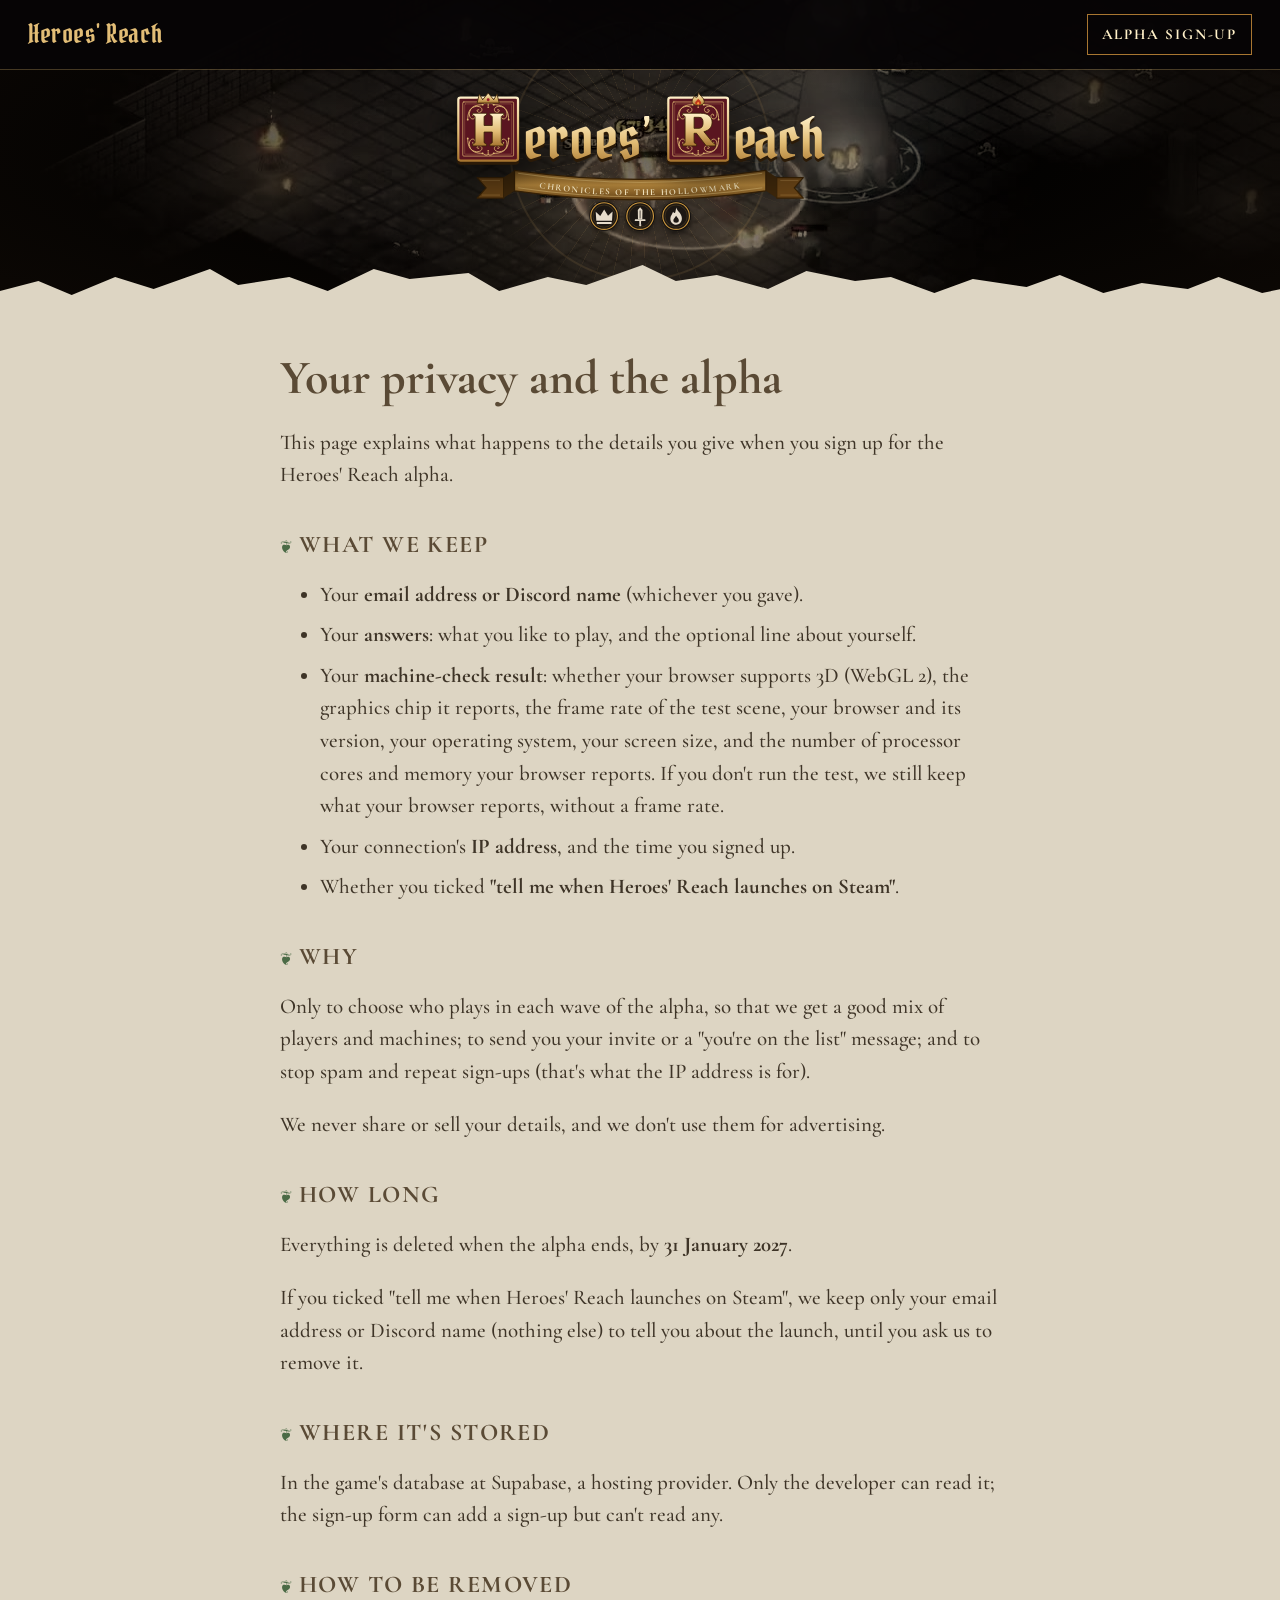
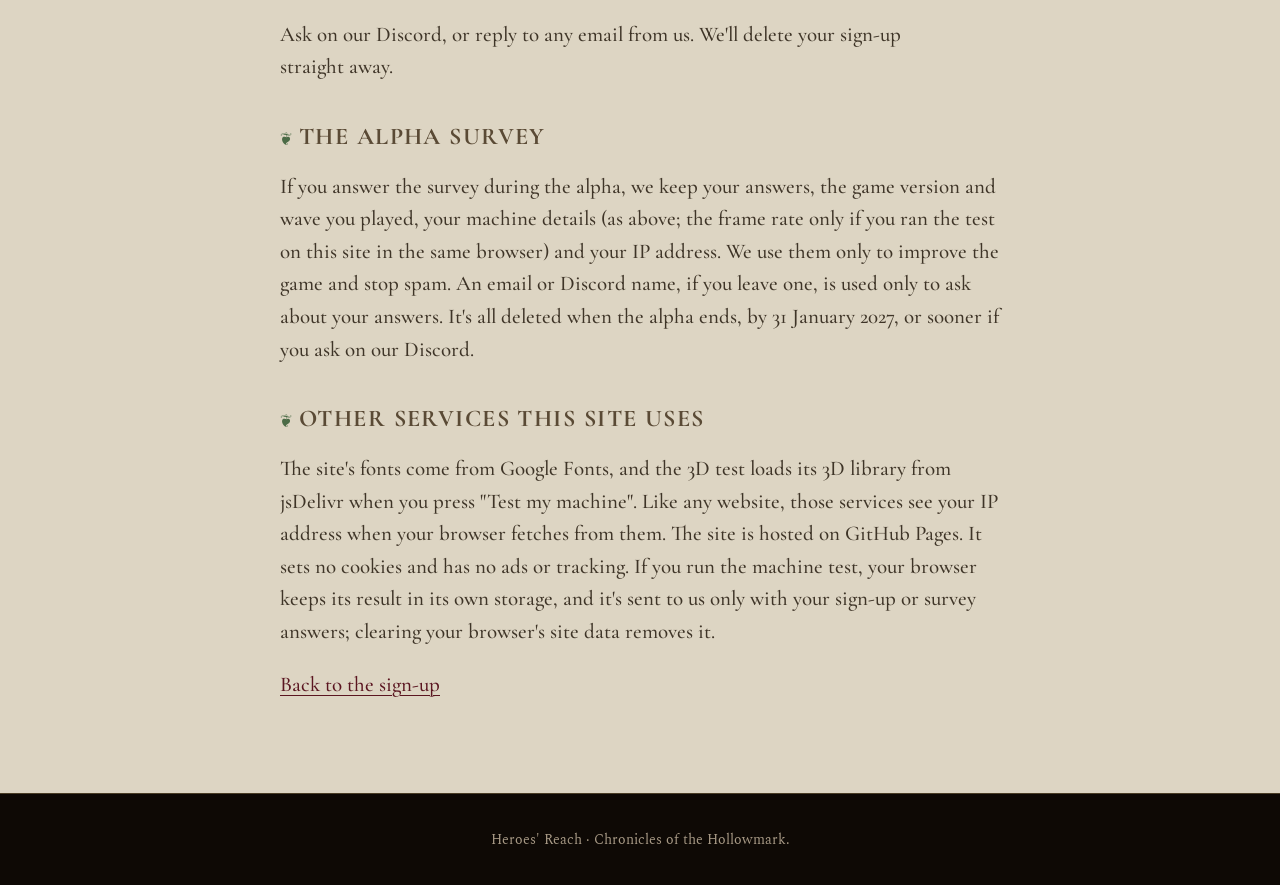
<file: privacy.html>
<!doctype html>
<html lang="en">
<head>
<meta charset="utf-8">
<meta name="viewport" content="width=device-width, initial-scale=1">
<title>Privacy · Heroes' Reach alpha sign-up</title>
<meta name="theme-color" content="#0e0905">
<link rel="preconnect" href="https://fonts.googleapis.com">
<link rel="preconnect" href="https://fonts.gstatic.com" crossorigin>
<link href="https://fonts.googleapis.com/css2?family=Pirata+One&family=Cormorant+Garamond:ital,wght@0,500;0,700;1,500&family=Spectral:ital,wght@0,300;0,400;0,600;1,300;1,400&display=swap" rel="stylesheet">
<link rel="stylesheet" href="site.css">
</head>
<body class="page">
<!-- Same facts as the two consent boxes on the sign-up form (index.html #alpha); change both together. The owner approves the wording before 11-18. -->
<nav class="top solid"><a class="brand" href="./">Heroes' Reach</a><span class="links"><a class="pill" href="./#alpha">Alpha sign-up</a></span></nav>
<header class="masthead">
  <div class="lockup">
    <a class="word" href="./" aria-label="Heroes' Reach, home">
      <svg class="initial" viewBox="0 0 120 130" aria-hidden="true"><defs><linearGradient id="ig" x1="0" y1="0" x2="0" y2="1"><stop offset="0" stop-color="#fff0c8"/><stop offset=".55" stop-color="#e2bd76"/><stop offset="1" stop-color="#a87631"/></linearGradient></defs><rect x="6" y="10" width="108" height="114" rx="4" fill="#5a1520" stroke="url(#ig)" stroke-width="4"/><g class="fil" fill="none" stroke="#e2bd76" stroke-width="1.5" stroke-linecap="round" stroke-linejoin="round"><rect x="14" y="18" width="92" height="98" rx="2" stroke-width="1.2"/><rect x="17.5" y="21.5" width="85" height="91" rx="1.5" stroke-width=".6" opacity=".7"/><g><path d="M23 50C23 38 26 29 36 26.5C44 24.5 50 28.5 48.5 33.5C47.3 37.3 42.5 38 40.5 35.3C39 33.2 41 31 43 32"/><path d="M50 23C38 23 29 26 26.5 36C24.5 44 28.5 50 33.5 48.5C37.3 47.3 38 42.5 35.3 40.5C33.2 39 31 41 32 43"/><circle cx="23" cy="50" r="1.6" fill="#e2bd76" stroke="none"/><circle cx="50" cy="23" r="1.6" fill="#e2bd76" stroke="none"/></g><g transform="translate(120 0) scale(-1 1)"><path d="M23 50C23 38 26 29 36 26.5C44 24.5 50 28.5 48.5 33.5C47.3 37.3 42.5 38 40.5 35.3C39 33.2 41 31 43 32"/><path d="M50 23C38 23 29 26 26.5 36C24.5 44 28.5 50 33.5 48.5C37.3 47.3 38 42.5 35.3 40.5C33.2 39 31 41 32 43"/><circle cx="23" cy="50" r="1.6" fill="#e2bd76" stroke="none"/><circle cx="50" cy="23" r="1.6" fill="#e2bd76" stroke="none"/></g><g transform="translate(0 134) scale(1 -1)"><path d="M23 50C23 38 26 29 36 26.5C44 24.5 50 28.5 48.5 33.5C47.3 37.3 42.5 38 40.5 35.3C39 33.2 41 31 43 32"/><path d="M50 23C38 23 29 26 26.5 36C24.5 44 28.5 50 33.5 48.5C37.3 47.3 38 42.5 35.3 40.5C33.2 39 31 41 32 43"/><circle cx="23" cy="50" r="1.6" fill="#e2bd76" stroke="none"/><circle cx="50" cy="23" r="1.6" fill="#e2bd76" stroke="none"/></g><g transform="translate(120 134) scale(-1 -1)"><path d="M23 50C23 38 26 29 36 26.5C44 24.5 50 28.5 48.5 33.5C47.3 37.3 42.5 38 40.5 35.3C39 33.2 41 31 43 32"/><path d="M50 23C38 23 29 26 26.5 36C24.5 44 28.5 50 33.5 48.5C37.3 47.3 38 42.5 35.3 40.5C33.2 39 31 41 32 43"/><circle cx="23" cy="50" r="1.6" fill="#e2bd76" stroke="none"/><circle cx="50" cy="23" r="1.6" fill="#e2bd76" stroke="none"/></g><g><path d="M52 21.5C55 19 58 19 60 21.5C62 19 65 19 68 21.5M60 21.5V25"/><circle cx="60" cy="27.5" r="1.4" fill="#e2bd76" stroke="none"/></g><g transform="translate(0 134) scale(1 -1)"><path d="M52 21.5C55 19 58 19 60 21.5C62 19 65 19 68 21.5M60 21.5V25"/><circle cx="60" cy="27.5" r="1.4" fill="#e2bd76" stroke="none"/></g></g><g transform="translate(60 68) scale(0.74) translate(-60 -68)"><path d="M22 28h34v4l-6 4v22h20V36l-6-4v-4h34v4l-6 4v64l6 4v4H64v-4l6-4V74H50v26l6 4v4H22v-4l6-4V36l-6-4z" fill="url(#ig)" stroke="#3a2306" stroke-width="2" stroke-linejoin="round"/></g><path d="M44 4l6 10 10-12 10 12 6-10 4 16H40z" fill="url(#ig)" stroke="#3a2306" stroke-width="1.5"/><circle cx="60" cy="14" r="2.6" fill="#9b1b2a"/></svg>
      <span class="rest" aria-hidden="true">eroes’</span><svg class="initial r" viewBox="0 0 120 130" aria-hidden="true"><rect x="6" y="10" width="108" height="114" rx="4" fill="#5a1520" stroke="url(#ig)" stroke-width="4"/><g class="fil" fill="none" stroke="#e2bd76" stroke-width="1.5" stroke-linecap="round" stroke-linejoin="round"><rect x="14" y="18" width="92" height="98" rx="2" stroke-width="1.2"/><rect x="17.5" y="21.5" width="85" height="91" rx="1.5" stroke-width=".6" opacity=".7"/><g><path d="M23 50C23 38 26 29 36 26.5C44 24.5 50 28.5 48.5 33.5C47.3 37.3 42.5 38 40.5 35.3C39 33.2 41 31 43 32"/><path d="M50 23C38 23 29 26 26.5 36C24.5 44 28.5 50 33.5 48.5C37.3 47.3 38 42.5 35.3 40.5C33.2 39 31 41 32 43"/><circle cx="23" cy="50" r="1.6" fill="#e2bd76" stroke="none"/><circle cx="50" cy="23" r="1.6" fill="#e2bd76" stroke="none"/></g><g transform="translate(120 0) scale(-1 1)"><path d="M23 50C23 38 26 29 36 26.5C44 24.5 50 28.5 48.5 33.5C47.3 37.3 42.5 38 40.5 35.3C39 33.2 41 31 43 32"/><path d="M50 23C38 23 29 26 26.5 36C24.5 44 28.5 50 33.5 48.5C37.3 47.3 38 42.5 35.3 40.5C33.2 39 31 41 32 43"/><circle cx="23" cy="50" r="1.6" fill="#e2bd76" stroke="none"/><circle cx="50" cy="23" r="1.6" fill="#e2bd76" stroke="none"/></g><g transform="translate(0 134) scale(1 -1)"><path d="M23 50C23 38 26 29 36 26.5C44 24.5 50 28.5 48.5 33.5C47.3 37.3 42.5 38 40.5 35.3C39 33.2 41 31 43 32"/><path d="M50 23C38 23 29 26 26.5 36C24.5 44 28.5 50 33.5 48.5C37.3 47.3 38 42.5 35.3 40.5C33.2 39 31 41 32 43"/><circle cx="23" cy="50" r="1.6" fill="#e2bd76" stroke="none"/><circle cx="50" cy="23" r="1.6" fill="#e2bd76" stroke="none"/></g><g transform="translate(120 134) scale(-1 -1)"><path d="M23 50C23 38 26 29 36 26.5C44 24.5 50 28.5 48.5 33.5C47.3 37.3 42.5 38 40.5 35.3C39 33.2 41 31 43 32"/><path d="M50 23C38 23 29 26 26.5 36C24.5 44 28.5 50 33.5 48.5C37.3 47.3 38 42.5 35.3 40.5C33.2 39 31 41 32 43"/><circle cx="23" cy="50" r="1.6" fill="#e2bd76" stroke="none"/><circle cx="50" cy="23" r="1.6" fill="#e2bd76" stroke="none"/></g><g><path d="M52 21.5C55 19 58 19 60 21.5C62 19 65 19 68 21.5M60 21.5V25"/><circle cx="60" cy="27.5" r="1.4" fill="#e2bd76" stroke="none"/></g><g transform="translate(0 134) scale(1 -1)"><path d="M52 21.5C55 19 58 19 60 21.5C62 19 65 19 68 21.5M60 21.5V25"/><circle cx="60" cy="27.5" r="1.4" fill="#e2bd76" stroke="none"/></g></g><g transform="translate(60 68) scale(0.74) translate(-60 -68)"><path fill-rule="evenodd" d="M22 28H66C86 28 94 38 94 50C94 63 86 70 74 73L96 100L102 104V108H80L56 77H50V100L56 104V108H22V104L28 100V36L22 32ZM50 38H62C70 38 72 43 72 51C72 59 70 64 62 65H50Z" fill="url(#ig)" stroke="#3a2306" stroke-width="2" stroke-linejoin="round"/></g><path d="M61 1C62 7 71 10 71 17C71 22 66.5 24 60 24C53.5 24 49 22 49 17C49 12.5 52 10.5 53.5 7C55 10 57 10.5 58.5 9C60 7.5 59 4 61 1Z" fill="url(#ig)" stroke="#3a2306" stroke-width="1.5" stroke-linejoin="round"/><path d="M60 12C62.3 15 65.5 16.5 65.5 20C65.5 22.3 63.3 23 60 23C56.7 23 54.5 22.3 54.5 20C54.5 16.8 57.7 15.8 60 12Z" fill="#c0391b"/><path d="M60 17.5C61.2 19 62.2 19.6 62.2 21C62.2 22 61.3 22.5 60 22.5C58.7 22.5 57.8 22 57.8 21C57.8 19.6 58.8 19 60 17.5Z" fill="#ff9a3c"/></svg><span class="rest" aria-hidden="true">each</span>
    </a>
    <svg class="ribbon" viewBox="0 0 560 92" role="img" aria-label="Chronicles of the Hollowmark">
      <defs><linearGradient id="rg" x1="0" y1="0" x2="0" y2="1"><stop offset="0" stop-color="#7b5520"/><stop offset=".5" stop-color="#b98a3e"/><stop offset="1" stop-color="#6a4517"/></linearGradient></defs>
      <path d="M54 34H10l15 17-15 17h44z" fill="#6a4517" stroke="#3a2306" stroke-width="2" stroke-linejoin="round"/>
      <path d="M506 34h44l-15 17 15 17h-44z" fill="#6a4517" stroke="#3a2306" stroke-width="2" stroke-linejoin="round"/>
      <path d="M18 39h30M18 63h30M512 39h30M512 63h30" stroke="#c9a061" stroke-width="1" opacity=".55"/>
      <path d="M72 22 54 34v34l18-12z" fill="#3f280b"/>
      <path d="M488 22l18 12v34l-18-12z" fill="#3f280b"/>
      <path d="M72 22Q280 52 488 22V56Q280 86 72 56z" fill="url(#rg)" stroke="#3a2306" stroke-width="2" stroke-linejoin="round"/>
      <path d="M78 27Q280 57 482 27M78 51Q280 81 482 51" stroke="#e8c983" stroke-width="1.1" fill="none" opacity=".75"/>
      <path id="rbt" d="M88 44Q280 76 472 44" fill="none"/>
      <text font-family="'Cormorant Garamond', Georgia, serif" font-weight="700" font-size="15" letter-spacing="2.6" fill="#fff0c8" text-anchor="middle" dominant-baseline="middle"><textPath href="#rbt" startOffset="50%">CHRONICLES OF THE HOLLOWMARK</textPath></text>
    </svg>
    <div class="roundels" aria-hidden="true"><svg viewBox="0 0 44 44" aria-hidden="true"><circle cx="22" cy="22" r="21.4" fill="#0e0b0a"/><circle cx="22" cy="22" r="19.4" fill="#1c1713" stroke="#c9963f" stroke-width="1.7"/><circle cx="22" cy="22" r="16.2" fill="none" stroke="#c9963f" stroke-opacity=".45" stroke-width=".6"/><g fill="#e6dccb"><path d="M10.6 28.8L9.8 15.6L16.4 21.8L22.1 12.2L27.7 21.6L34.3 15.4L33.5 28.9Z"/><path d="M11.2 30.6H33.1L32.6 33.4H11.6Z"/></g></svg><svg viewBox="0 0 44 44" aria-hidden="true"><circle cx="22" cy="22" r="21.4" fill="#0e0b0a"/><circle cx="22" cy="22" r="19.4" fill="#1c1713" stroke="#c9963f" stroke-width="1.7"/><circle cx="22" cy="22" r="16.2" fill="none" stroke="#c9963f" stroke-opacity=".45" stroke-width=".6"/><g fill="#e6dccb"><g transform="translate(22 22) scale(.96) translate(-22 -22)"><path d="M22 8.4L25.6 12.8L25.3 26.8H18.8L18.5 12.7Z"/><path d="M14.2 26.8L29.8 26.9L30.3 29.5L13.8 29.3Z"/><path d="M20.7 29.3H23.5L23.3 33.8H20.9Z"/><path d="M22.1 33.4L24.3 35.4L22.1 37.6L19.9 35.4Z"/><path d="M22 13.5V25.6" stroke="#1c1713" stroke-width="1.1" fill="none"/></g></g></svg><svg viewBox="0 0 44 44" aria-hidden="true"><circle cx="22" cy="22" r="21.4" fill="#0e0b0a"/><circle cx="22" cy="22" r="19.4" fill="#1c1713" stroke="#c9963f" stroke-width="1.7"/><circle cx="22" cy="22" r="16.2" fill="none" stroke="#c9963f" stroke-opacity=".45" stroke-width=".6"/><g fill="#e6dccb"><path d="M22.4 9.5C23 15 30.4 17.5 30.4 25.2C30.4 31 26.6 34.6 22 34.6C17.4 34.6 13.6 31 13.6 25.8C13.6 21.5 16.3 19.5 17.6 15.6C19.2 18 20.4 18 21 15.6C21.5 13.5 21.8 11.5 22.4 9.5Z"/><path d="M22 21.5C23.5 24 26 25.5 26 28.5C26 30.7 24.2 31.8 22 31.8C19.8 31.8 18 30.7 18 28.5C18 25.8 20.5 24.5 22 21.5Z" fill="#1c1713"/></g></svg></div>
  </div>
</header>
<div class="torn" aria-hidden="true"></div>
<main class="doc">
  <h1>Your privacy and the alpha</h1>
  <p>This page explains what happens to the details you give when you sign up for the Heroes' Reach alpha.</p>

  <h2>What we keep</h2>
  <ul>
    <li>Your <b>email address or Discord name</b> (whichever you gave).</li>
    <li>Your <b>answers</b>: what you like to play, and the optional line about yourself.</li>
    <li>Your <b>machine-check result</b>: whether your browser supports 3D (WebGL 2), the graphics chip it reports, the frame rate of the test scene, your browser and its version, your operating system, your screen size, and the number of processor cores and memory your browser reports. If you don't run the test, we still keep what your browser reports, without a frame rate.</li>
    <li>Your connection's <b>IP address</b>, and the time you signed up.</li>
    <li>Whether you ticked <b>"tell me when Heroes' Reach launches on Steam"</b>.</li>
  </ul>

  <h2>Why</h2>
  <p>Only to choose who plays in each wave of the alpha, so that we get a good mix of players and machines; to send you your invite or a "you're on the list" message; and to stop spam and repeat sign-ups (that's what the IP address is for).</p>
  <p>We never share or sell your details, and we don't use them for advertising.</p>

  <h2>How long</h2>
  <p>Everything is deleted when the alpha ends, by <b>31 January 2027</b>.</p>
  <p>If you ticked "tell me when Heroes' Reach launches on Steam", we keep only your email address or Discord name (nothing else) to tell you about the launch, until you ask us to remove it.</p>

  <h2>Where it's stored</h2>
  <p>In the game's database at Supabase, a hosting provider. Only the developer can read it; the sign-up form can add a sign-up but can't read any.</p>

  <h2>How to be removed</h2>
  <p>Ask on our Discord, or reply to any email from us. We'll delete your sign-up straight away.</p>

  <h2>The alpha survey</h2>
  <p>If you answer the survey during the alpha, we keep your answers, the game version and wave you played, your machine details (as above; the frame rate only if you ran the test on this site in the same browser) and your IP address. We use them only to improve the game and stop spam. An email or Discord name, if you leave one, is used only to ask about your answers. It's all deleted when the alpha ends, by 31 January 2027, or sooner if you ask on our Discord.</p>

  <h2>Other services this site uses</h2>
  <p>The site's fonts come from Google Fonts, and the 3D test loads its 3D library from jsDelivr when you press "Test my machine". Like any website, those services see your IP address when your browser fetches from them. The site is hosted on GitHub Pages. It sets no cookies and has no ads or tracking. If you run the machine test, your browser keeps its result in its own storage, and it's sent to us only with your sign-up or survey answers; clearing your browser's site data removes it.</p>

  <p class="dim"><a href="./#alpha">Back to the sign-up</a></p>
</main>
<footer>Heroes' Reach · Chronicles of the Hollowmark.</footer>
</body>
</html>
</file>
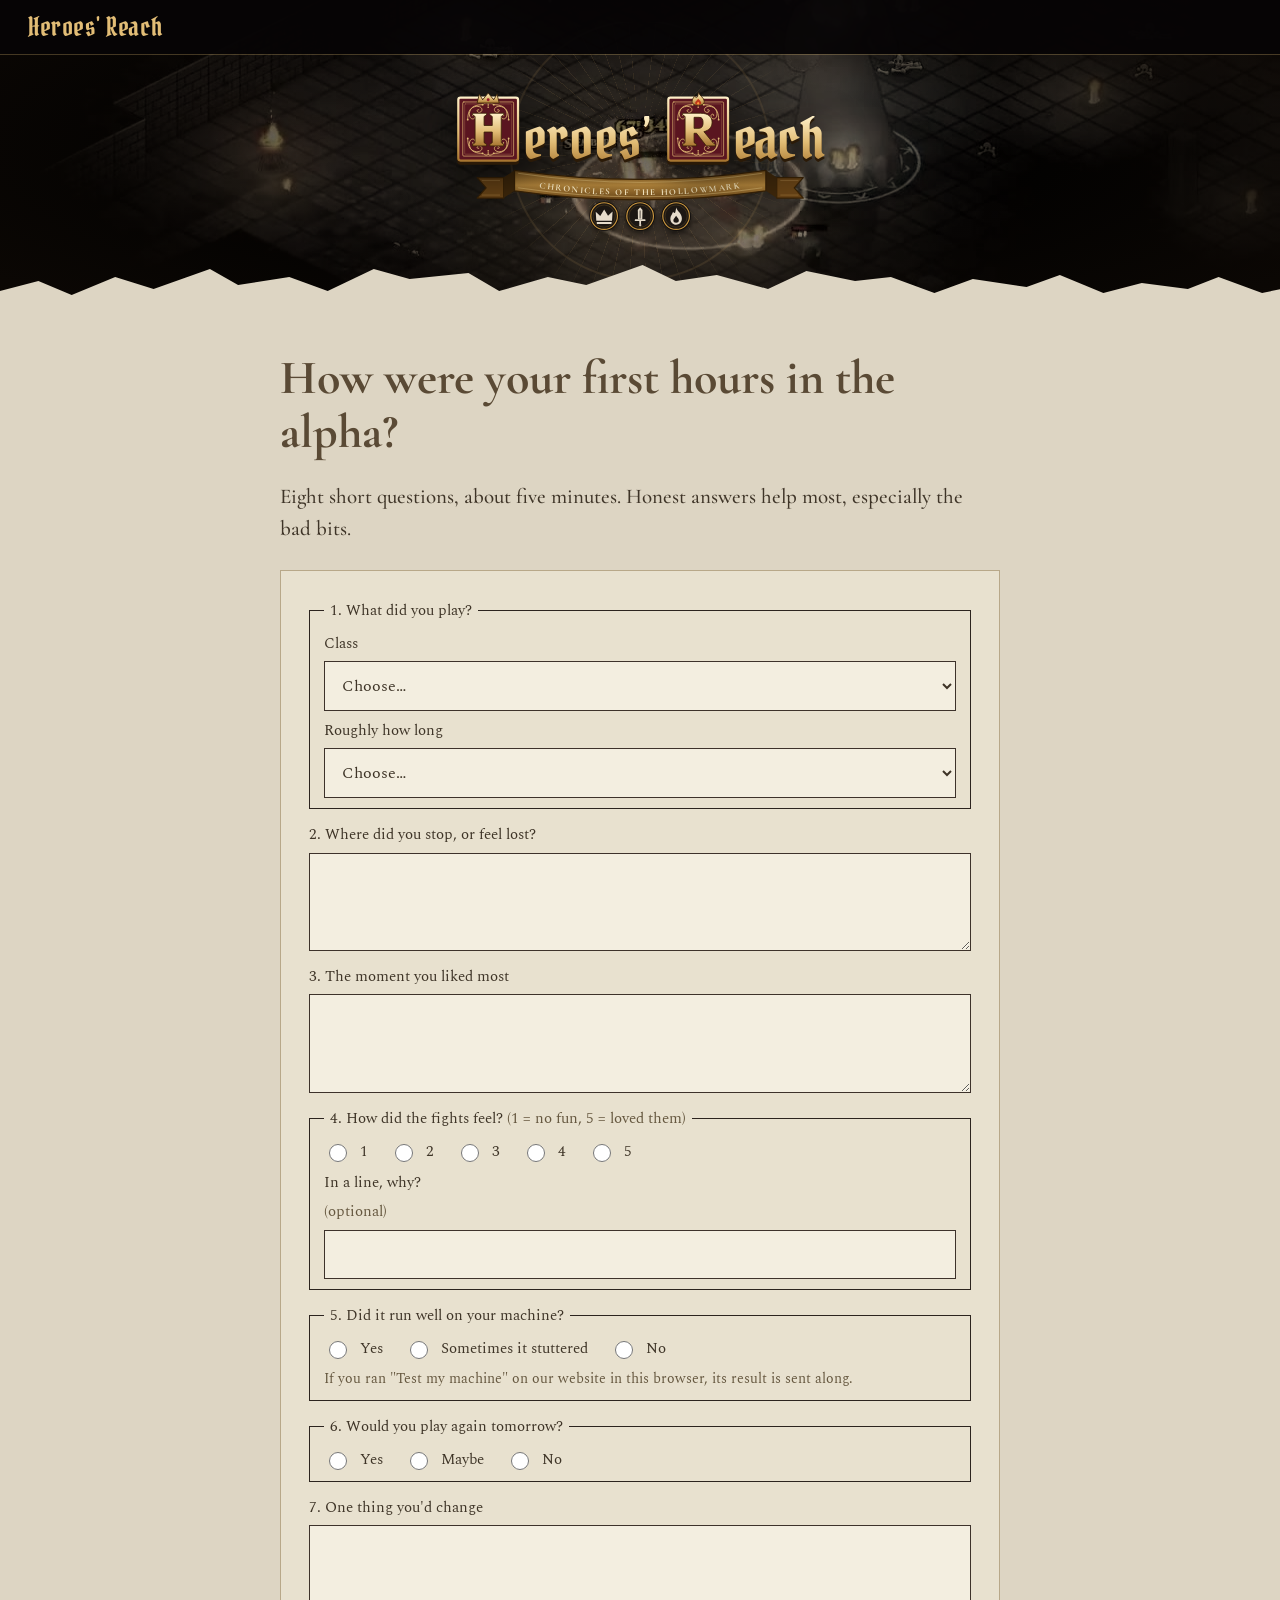
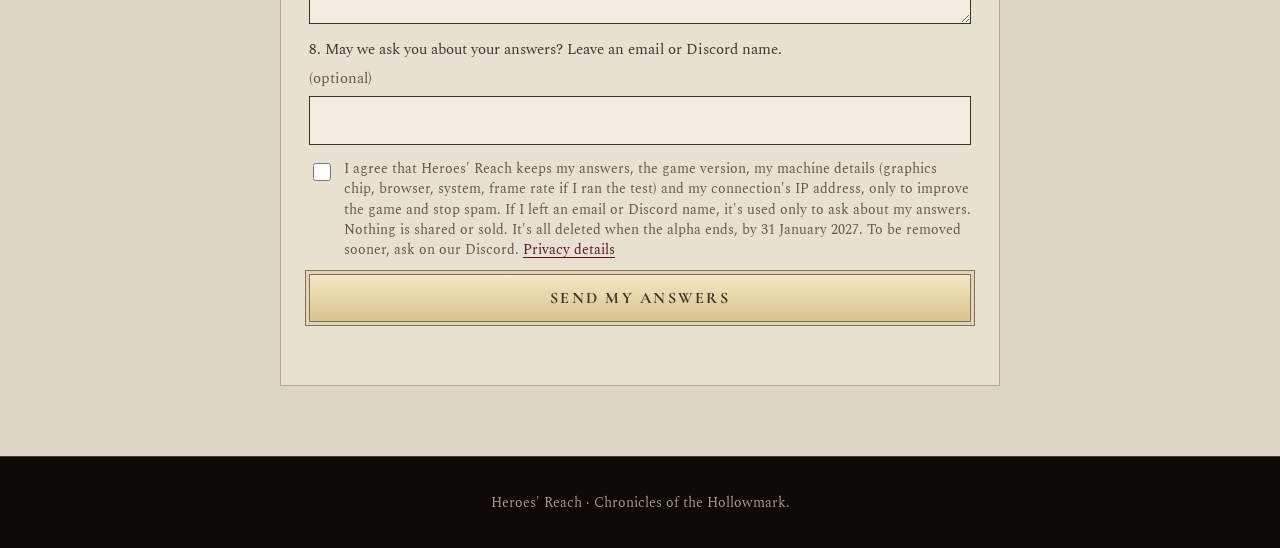
<file: survey.html>
<!doctype html>
<html lang="en">
<head>
<meta charset="utf-8">
<meta name="viewport" content="width=device-width, initial-scale=1">
<title>Alpha survey · Heroes' Reach</title>
<meta name="robots" content="noindex">
<meta name="theme-color" content="#0e0905">
<link rel="preconnect" href="https://fonts.googleapis.com">
<link rel="preconnect" href="https://fonts.gstatic.com" crossorigin>
<link href="https://fonts.googleapis.com/css2?family=Pirata+One&family=Cormorant+Garamond:ital,wght@0,500;0,700;1,500&family=Spectral:ital,wght@0,300;0,400;0,600;1,300;1,400&display=swap" rel="stylesheet">
<link rel="stylesheet" href="site.css">
</head>
<body class="page">
<!-- Linked from the game's Menu as survey.html?build=<version>&wave=<n> (both optional). Answers go to alpha_survey. -->
<nav class="top solid"><a class="brand" href="./">Heroes' Reach</a></nav>
<header class="masthead">
  <div class="lockup">
    <a class="word" href="./" aria-label="Heroes' Reach, home">
      <svg class="initial" viewBox="0 0 120 130" aria-hidden="true"><defs><linearGradient id="ig" x1="0" y1="0" x2="0" y2="1"><stop offset="0" stop-color="#fff0c8"/><stop offset=".55" stop-color="#e2bd76"/><stop offset="1" stop-color="#a87631"/></linearGradient></defs><rect x="6" y="10" width="108" height="114" rx="4" fill="#5a1520" stroke="url(#ig)" stroke-width="4"/><g class="fil" fill="none" stroke="#e2bd76" stroke-width="1.5" stroke-linecap="round" stroke-linejoin="round"><rect x="14" y="18" width="92" height="98" rx="2" stroke-width="1.2"/><rect x="17.5" y="21.5" width="85" height="91" rx="1.5" stroke-width=".6" opacity=".7"/><g><path d="M23 50C23 38 26 29 36 26.5C44 24.5 50 28.5 48.5 33.5C47.3 37.3 42.5 38 40.5 35.3C39 33.2 41 31 43 32"/><path d="M50 23C38 23 29 26 26.5 36C24.5 44 28.5 50 33.5 48.5C37.3 47.3 38 42.5 35.3 40.5C33.2 39 31 41 32 43"/><circle cx="23" cy="50" r="1.6" fill="#e2bd76" stroke="none"/><circle cx="50" cy="23" r="1.6" fill="#e2bd76" stroke="none"/></g><g transform="translate(120 0) scale(-1 1)"><path d="M23 50C23 38 26 29 36 26.5C44 24.5 50 28.5 48.5 33.5C47.3 37.3 42.5 38 40.5 35.3C39 33.2 41 31 43 32"/><path d="M50 23C38 23 29 26 26.5 36C24.5 44 28.5 50 33.5 48.5C37.3 47.3 38 42.5 35.3 40.5C33.2 39 31 41 32 43"/><circle cx="23" cy="50" r="1.6" fill="#e2bd76" stroke="none"/><circle cx="50" cy="23" r="1.6" fill="#e2bd76" stroke="none"/></g><g transform="translate(0 134) scale(1 -1)"><path d="M23 50C23 38 26 29 36 26.5C44 24.5 50 28.5 48.5 33.5C47.3 37.3 42.5 38 40.5 35.3C39 33.2 41 31 43 32"/><path d="M50 23C38 23 29 26 26.5 36C24.5 44 28.5 50 33.5 48.5C37.3 47.3 38 42.5 35.3 40.5C33.2 39 31 41 32 43"/><circle cx="23" cy="50" r="1.6" fill="#e2bd76" stroke="none"/><circle cx="50" cy="23" r="1.6" fill="#e2bd76" stroke="none"/></g><g transform="translate(120 134) scale(-1 -1)"><path d="M23 50C23 38 26 29 36 26.5C44 24.5 50 28.5 48.5 33.5C47.3 37.3 42.5 38 40.5 35.3C39 33.2 41 31 43 32"/><path d="M50 23C38 23 29 26 26.5 36C24.5 44 28.5 50 33.5 48.5C37.3 47.3 38 42.5 35.3 40.5C33.2 39 31 41 32 43"/><circle cx="23" cy="50" r="1.6" fill="#e2bd76" stroke="none"/><circle cx="50" cy="23" r="1.6" fill="#e2bd76" stroke="none"/></g><g><path d="M52 21.5C55 19 58 19 60 21.5C62 19 65 19 68 21.5M60 21.5V25"/><circle cx="60" cy="27.5" r="1.4" fill="#e2bd76" stroke="none"/></g><g transform="translate(0 134) scale(1 -1)"><path d="M52 21.5C55 19 58 19 60 21.5C62 19 65 19 68 21.5M60 21.5V25"/><circle cx="60" cy="27.5" r="1.4" fill="#e2bd76" stroke="none"/></g></g><g transform="translate(60 68) scale(0.74) translate(-60 -68)"><path d="M22 28h34v4l-6 4v22h20V36l-6-4v-4h34v4l-6 4v64l6 4v4H64v-4l6-4V74H50v26l6 4v4H22v-4l6-4V36l-6-4z" fill="url(#ig)" stroke="#3a2306" stroke-width="2" stroke-linejoin="round"/></g><path d="M44 4l6 10 10-12 10 12 6-10 4 16H40z" fill="url(#ig)" stroke="#3a2306" stroke-width="1.5"/><circle cx="60" cy="14" r="2.6" fill="#9b1b2a"/></svg>
      <span class="rest" aria-hidden="true">eroes’</span><svg class="initial r" viewBox="0 0 120 130" aria-hidden="true"><rect x="6" y="10" width="108" height="114" rx="4" fill="#5a1520" stroke="url(#ig)" stroke-width="4"/><g class="fil" fill="none" stroke="#e2bd76" stroke-width="1.5" stroke-linecap="round" stroke-linejoin="round"><rect x="14" y="18" width="92" height="98" rx="2" stroke-width="1.2"/><rect x="17.5" y="21.5" width="85" height="91" rx="1.5" stroke-width=".6" opacity=".7"/><g><path d="M23 50C23 38 26 29 36 26.5C44 24.5 50 28.5 48.5 33.5C47.3 37.3 42.5 38 40.5 35.3C39 33.2 41 31 43 32"/><path d="M50 23C38 23 29 26 26.5 36C24.5 44 28.5 50 33.5 48.5C37.3 47.3 38 42.5 35.3 40.5C33.2 39 31 41 32 43"/><circle cx="23" cy="50" r="1.6" fill="#e2bd76" stroke="none"/><circle cx="50" cy="23" r="1.6" fill="#e2bd76" stroke="none"/></g><g transform="translate(120 0) scale(-1 1)"><path d="M23 50C23 38 26 29 36 26.5C44 24.5 50 28.5 48.5 33.5C47.3 37.3 42.5 38 40.5 35.3C39 33.2 41 31 43 32"/><path d="M50 23C38 23 29 26 26.5 36C24.5 44 28.5 50 33.5 48.5C37.3 47.3 38 42.5 35.3 40.5C33.2 39 31 41 32 43"/><circle cx="23" cy="50" r="1.6" fill="#e2bd76" stroke="none"/><circle cx="50" cy="23" r="1.6" fill="#e2bd76" stroke="none"/></g><g transform="translate(0 134) scale(1 -1)"><path d="M23 50C23 38 26 29 36 26.5C44 24.5 50 28.5 48.5 33.5C47.3 37.3 42.5 38 40.5 35.3C39 33.2 41 31 43 32"/><path d="M50 23C38 23 29 26 26.5 36C24.5 44 28.5 50 33.5 48.5C37.3 47.3 38 42.5 35.3 40.5C33.2 39 31 41 32 43"/><circle cx="23" cy="50" r="1.6" fill="#e2bd76" stroke="none"/><circle cx="50" cy="23" r="1.6" fill="#e2bd76" stroke="none"/></g><g transform="translate(120 134) scale(-1 -1)"><path d="M23 50C23 38 26 29 36 26.5C44 24.5 50 28.5 48.5 33.5C47.3 37.3 42.5 38 40.5 35.3C39 33.2 41 31 43 32"/><path d="M50 23C38 23 29 26 26.5 36C24.5 44 28.5 50 33.5 48.5C37.3 47.3 38 42.5 35.3 40.5C33.2 39 31 41 32 43"/><circle cx="23" cy="50" r="1.6" fill="#e2bd76" stroke="none"/><circle cx="50" cy="23" r="1.6" fill="#e2bd76" stroke="none"/></g><g><path d="M52 21.5C55 19 58 19 60 21.5C62 19 65 19 68 21.5M60 21.5V25"/><circle cx="60" cy="27.5" r="1.4" fill="#e2bd76" stroke="none"/></g><g transform="translate(0 134) scale(1 -1)"><path d="M52 21.5C55 19 58 19 60 21.5C62 19 65 19 68 21.5M60 21.5V25"/><circle cx="60" cy="27.5" r="1.4" fill="#e2bd76" stroke="none"/></g></g><g transform="translate(60 68) scale(0.74) translate(-60 -68)"><path fill-rule="evenodd" d="M22 28H66C86 28 94 38 94 50C94 63 86 70 74 73L96 100L102 104V108H80L56 77H50V100L56 104V108H22V104L28 100V36L22 32ZM50 38H62C70 38 72 43 72 51C72 59 70 64 62 65H50Z" fill="url(#ig)" stroke="#3a2306" stroke-width="2" stroke-linejoin="round"/></g><path d="M61 1C62 7 71 10 71 17C71 22 66.5 24 60 24C53.5 24 49 22 49 17C49 12.5 52 10.5 53.5 7C55 10 57 10.5 58.5 9C60 7.5 59 4 61 1Z" fill="url(#ig)" stroke="#3a2306" stroke-width="1.5" stroke-linejoin="round"/><path d="M60 12C62.3 15 65.5 16.5 65.5 20C65.5 22.3 63.3 23 60 23C56.7 23 54.5 22.3 54.5 20C54.5 16.8 57.7 15.8 60 12Z" fill="#c0391b"/><path d="M60 17.5C61.2 19 62.2 19.6 62.2 21C62.2 22 61.3 22.5 60 22.5C58.7 22.5 57.8 22 57.8 21C57.8 19.6 58.8 19 60 17.5Z" fill="#ff9a3c"/></svg><span class="rest" aria-hidden="true">each</span>
    </a>
    <svg class="ribbon" viewBox="0 0 560 92" role="img" aria-label="Chronicles of the Hollowmark">
      <defs><linearGradient id="rg" x1="0" y1="0" x2="0" y2="1"><stop offset="0" stop-color="#7b5520"/><stop offset=".5" stop-color="#b98a3e"/><stop offset="1" stop-color="#6a4517"/></linearGradient></defs>
      <path d="M54 34H10l15 17-15 17h44z" fill="#6a4517" stroke="#3a2306" stroke-width="2" stroke-linejoin="round"/>
      <path d="M506 34h44l-15 17 15 17h-44z" fill="#6a4517" stroke="#3a2306" stroke-width="2" stroke-linejoin="round"/>
      <path d="M18 39h30M18 63h30M512 39h30M512 63h30" stroke="#c9a061" stroke-width="1" opacity=".55"/>
      <path d="M72 22 54 34v34l18-12z" fill="#3f280b"/>
      <path d="M488 22l18 12v34l-18-12z" fill="#3f280b"/>
      <path d="M72 22Q280 52 488 22V56Q280 86 72 56z" fill="url(#rg)" stroke="#3a2306" stroke-width="2" stroke-linejoin="round"/>
      <path d="M78 27Q280 57 482 27M78 51Q280 81 482 51" stroke="#e8c983" stroke-width="1.1" fill="none" opacity=".75"/>
      <path id="rbt" d="M88 44Q280 76 472 44" fill="none"/>
      <text font-family="'Cormorant Garamond', Georgia, serif" font-weight="700" font-size="15" letter-spacing="2.6" fill="#fff0c8" text-anchor="middle" dominant-baseline="middle"><textPath href="#rbt" startOffset="50%">CHRONICLES OF THE HOLLOWMARK</textPath></text>
    </svg>
    <div class="roundels" aria-hidden="true"><svg viewBox="0 0 44 44" aria-hidden="true"><circle cx="22" cy="22" r="21.4" fill="#0e0b0a"/><circle cx="22" cy="22" r="19.4" fill="#1c1713" stroke="#c9963f" stroke-width="1.7"/><circle cx="22" cy="22" r="16.2" fill="none" stroke="#c9963f" stroke-opacity=".45" stroke-width=".6"/><g fill="#e6dccb"><path d="M10.6 28.8L9.8 15.6L16.4 21.8L22.1 12.2L27.7 21.6L34.3 15.4L33.5 28.9Z"/><path d="M11.2 30.6H33.1L32.6 33.4H11.6Z"/></g></svg><svg viewBox="0 0 44 44" aria-hidden="true"><circle cx="22" cy="22" r="21.4" fill="#0e0b0a"/><circle cx="22" cy="22" r="19.4" fill="#1c1713" stroke="#c9963f" stroke-width="1.7"/><circle cx="22" cy="22" r="16.2" fill="none" stroke="#c9963f" stroke-opacity=".45" stroke-width=".6"/><g fill="#e6dccb"><g transform="translate(22 22) scale(.96) translate(-22 -22)"><path d="M22 8.4L25.6 12.8L25.3 26.8H18.8L18.5 12.7Z"/><path d="M14.2 26.8L29.8 26.9L30.3 29.5L13.8 29.3Z"/><path d="M20.7 29.3H23.5L23.3 33.8H20.9Z"/><path d="M22.1 33.4L24.3 35.4L22.1 37.6L19.9 35.4Z"/><path d="M22 13.5V25.6" stroke="#1c1713" stroke-width="1.1" fill="none"/></g></g></svg><svg viewBox="0 0 44 44" aria-hidden="true"><circle cx="22" cy="22" r="21.4" fill="#0e0b0a"/><circle cx="22" cy="22" r="19.4" fill="#1c1713" stroke="#c9963f" stroke-width="1.7"/><circle cx="22" cy="22" r="16.2" fill="none" stroke="#c9963f" stroke-opacity=".45" stroke-width=".6"/><g fill="#e6dccb"><path d="M22.4 9.5C23 15 30.4 17.5 30.4 25.2C30.4 31 26.6 34.6 22 34.6C17.4 34.6 13.6 31 13.6 25.8C13.6 21.5 16.3 19.5 17.6 15.6C19.2 18 20.4 18 21 15.6C21.5 13.5 21.8 11.5 22.4 9.5Z"/><path d="M22 21.5C23.5 24 26 25.5 26 28.5C26 30.7 24.2 31.8 22 31.8C19.8 31.8 18 30.7 18 28.5C18 25.8 20.5 24.5 22 21.5Z" fill="#1c1713"/></g></svg></div>
  </div>
</header>
<div class="torn" aria-hidden="true"></div>
<main class="doc">
  <h1>How were your first hours in the alpha?</h1>
  <p>Eight short questions, about five minutes. Honest answers help most, especially the bad bits.</p>

  <form class="su-form sv-form card" novalidate>
    <fieldset><legend>1. What did you play?</legend>
      <label>Class <select name="cls"></select></label>
      <label>Roughly how long <select name="played">
        <option value="">Choose…</option><option value="lt30">Under 30 minutes</option><option value="30to60">30 minutes to an hour</option>
        <option value="1to2h">1 to 2 hours</option><option value="gt2h">More than 2 hours</option></select></label>
    </fieldset>
    <label>2. Where did you stop, or feel lost? <textarea name="stopped" rows="3" maxlength="1000"></textarea></label>
    <label>3. The moment you liked most <textarea name="liked" rows="3" maxlength="1000"></textarea></label>
    <fieldset><legend>4. How did the fights feel? <span class="dim">(1 = no fun, 5 = loved them)</span></legend>
      <div class="opts">
        <label class="chk"><input type="radio" name="fights" value="1"> 1</label><label class="chk"><input type="radio" name="fights" value="2"> 2</label>
        <label class="chk"><input type="radio" name="fights" value="3"> 3</label><label class="chk"><input type="radio" name="fights" value="4"> 4</label>
        <label class="chk"><input type="radio" name="fights" value="5"> 5</label>
      </div>
      <label>In a line, why? <span class="dim">(optional)</span> <input name="fights_note" maxlength="300"></label>
    </fieldset>
    <fieldset><legend>5. Did it run well on your machine?</legend>
      <div class="opts">
        <label class="chk"><input type="radio" name="ran" value="yes"> Yes</label><label class="chk"><input type="radio" name="ran" value="sometimes"> Sometimes it stuttered</label>
        <label class="chk"><input type="radio" name="ran" value="no"> No</label>
      </div>
      <p class="dim small">If you ran "Test my machine" on our website in this browser, its result is sent along.</p>
    </fieldset>
    <fieldset><legend>6. Would you play again tomorrow?</legend>
      <div class="opts">
        <label class="chk"><input type="radio" name="again" value="yes"> Yes</label><label class="chk"><input type="radio" name="again" value="maybe"> Maybe</label>
        <label class="chk"><input type="radio" name="again" value="no"> No</label>
      </div>
    </fieldset>
    <label>7. One thing you'd change <textarea name="change" rows="3" maxlength="1000"></textarea></label>
    <label>8. May we ask you about your answers? Leave an email or Discord name. <span class="dim">(optional)</span> <input name="contact" maxlength="254" autocomplete="email"></label>
    <label class="hp" aria-hidden="true">Leave this empty <input name="website" tabindex="-1" autocomplete="off"></label>
    <!-- Same terms as the sign-up; the owner approves the wording with it. -->
    <label class="chk consent"><input type="checkbox" name="consent" required> <span>I agree that Heroes' Reach keeps my answers, the game version, my machine details (graphics chip, browser, system, frame rate if I ran the test) and my connection's IP address, only to improve the game and stop spam. If I left an email or Discord name, it's used only to ask about my answers. Nothing is shared or sold. It's all deleted when the alpha ends, by 31 January 2027. To be removed sooner, ask on our Discord. <a href="privacy.html" target="_blank">Privacy details</a></span></label>
    <button type="submit" class="btn">Send my answers</button>
    <p class="su-msg" aria-live="polite"></p>
  </form>
  <div class="su-done card" hidden><h3>Thank you</h3><p>Your answers are in. They go straight into what we fix next.</p></div>
</main>
<footer>Heroes' Reach · Chronicles of the Hollowmark.</footer>
<script src="data.js"></script>
<script type="module" src="survey.js"></script>
</body>
</html>
</file>
<file: site.css>
/* Heroes' Reach: the "illuminated manuscript" look (sepia night, gold, crimson, parchment), set for a page that descends from town to void. */
:root {
  /* --ember/--ember2 keep their names as the accent: now gold deep and gold mid */
  --bg: #0e0905; --ink: #ece2d0; --dim: #a89a86; --gold: #e2bd76; --gold2: #fff0c8; --ember: #a87631; --ember2: #e2bd76; --blood: #9b1b2a;
  --line: rgba(226, 189, 118, 0.28); --panel: #1a120b; --field: #120c07; --ring: var(--bg);
  --parch: #ddd5c3; --pink: #3e3427; --phead: #5a4a35; --leaf: #4b6b46; --frame: #8a7044; --crimson: #5a1520;
  --serif: Spectral, Georgia, serif; --display: 'Cormorant Garamond', Georgia, serif; --word: 'Pirata One', Georgia, serif;
  color-scheme: dark;
}
* { box-sizing: border-box; }
[hidden] { display: none !important; }
html { scroll-behavior: smooth; scrollbar-color: #4a3424 var(--bg); scrollbar-width: thin; }
::-webkit-scrollbar { width: 10px; } ::-webkit-scrollbar-track { background: var(--bg); } ::-webkit-scrollbar-thumb { background: #4a3424; border: 2px solid var(--bg); border-radius: 6px; }
body { margin: 0; background: var(--bg); color: var(--ink); font: 400 18px/1.65 var(--serif); overflow-x: hidden; caret-color: var(--ember2); }
::selection { background: var(--ember); color: #120806; }
a { color: var(--gold2); text-underline-offset: 0.2em; text-decoration-thickness: 1px; }
a:hover { color: #fff; }
:focus-visible { outline: 2px solid var(--ember2); outline-offset: 3px; }
h1, h2, h3, .brand, .btn, nav, .lv, .gauge, legend, summary, dt { font-family: var(--display); }
h2 { color: var(--gold2); font-size: clamp(27px, 3.3vw, 46px); line-height: 1.08; letter-spacing: 0.06em; text-transform: uppercase; margin: 0 0 20px; font-weight: 700; text-wrap: balance; }
h3 { color: var(--gold2); letter-spacing: 0.02em; text-wrap: balance; }
/* headings flanked by green fleurons */
h2.center::before, .final h2::before, .doc h2::before { content: '❦\00a0'; color: var(--leaf); font-size: .7em; }
h2.center::after, .final h2::after { content: '\00a0❦'; color: var(--leaf); font-size: .7em; }
p { text-wrap: pretty; }
.center { text-align: center; } .dim { color: var(--dim); } .small { font-size: 14px; }
.lead { max-width: 62ch; margin: 0 auto 8px; color: #d6cab6; font-size: 19px; }
.sr { position: absolute; width: 1px; height: 1px; overflow: hidden; clip-path: inset(50%); white-space: nowrap; }

/* nav */
nav.top { position: fixed; inset: 0 0 auto; z-index: 20; display: flex; justify-content: space-between; align-items: center; padding: 14px 28px;
  background: linear-gradient(180deg, rgba(7,5,6,0.8), rgba(7,5,6,0)); transition: background .3s, box-shadow .3s; }
nav.top.solid { background: rgba(7,5,6,0.94); box-shadow: 0 1px 0 var(--line); }
.brand { color: var(--gold); text-decoration: none; font: 400 26px/1 var(--word); letter-spacing: 0.02em; }
nav .links { display: flex; align-items: center; gap: 22px; }
nav .links a { color: var(--ink); text-decoration: none; font-size: 15px; font-weight: 700; letter-spacing: 0.12em; text-transform: uppercase; }
nav .links a:hover { color: var(--gold2); }
nav .pill { border: 1px solid var(--ember); color: var(--gold2) !important; padding: 7px 14px; }
nav .pill:hover { background: var(--ember); color: #160a05 !important; }

/* buttons */
.btn { display: inline-flex; align-items: center; justify-content: center; min-height: 48px; padding: 0 26px; text-decoration: none; font-weight: 700; font-size: 16px; letter-spacing: 0.14em;
  text-transform: uppercase; color: var(--pink); background: linear-gradient(180deg, #f4e8c6, #d8c28c); border: 1px solid var(--frame); cursor: pointer;
  box-shadow: 0 0 0 3px var(--ring), 0 0 0 4px var(--frame); transition: transform .2s cubic-bezier(.2,.8,.2,1), filter .2s; } /* the framed button: an outer ring in the colour behind it */
.btn:hover { transform: translateY(-1px); filter: brightness(1.08); color: var(--pink); }
.btn:active { transform: translateY(1px); }
.btn[disabled] { opacity: .55; cursor: default; transform: none; filter: none; }
.btn.ghost { background: transparent; color: var(--gold2); border-color: var(--line); box-shadow: none; }
.btn.ghost:hover { border-color: var(--gold); }
button.link { font: inherit; color: var(--gold2); background: none; border: 0; padding: 0; text-decoration: underline; text-underline-offset: 0.2em; cursor: pointer; }
button.link[disabled] { opacity: .5; cursor: default; }

/* hero: the game playing behind the logo and the sign-up */
.hero { position: relative; min-height: 100svh; display: flex; align-items: center; padding: 96px clamp(16px, 5vw, 72px) 56px; overflow: hidden; isolation: isolate; }
.hero-video { position: absolute; inset: 0; width: 100%; height: 100%; object-fit: cover; z-index: -2; filter: sepia(.55) saturate(.9) brightness(.55) contrast(1.05); }
.hero::before { content: ''; position: absolute; inset: 0; z-index: -1;
  background: linear-gradient(90deg, rgba(14,9,5,0.92) 0%, rgba(14,9,5,0.78) 34%, rgba(14,9,5,0.2) 62%, rgba(14,9,5,0.1) 100%), linear-gradient(0deg, var(--bg) 0%, transparent 22%); }
.hero-in { width: min(100%, 600px); }
/* the title lockup (owner-approved 2026-11-13): illuminated T, wordmark, ribbon, three roundels. --s scales it for the smaller mastheads */
.lockup { --s: 1; position: relative; isolation: isolate; display: grid; justify-items: center; }
.lockup::before { content: ''; position: absolute; inset: -70px -30px; z-index: -1; opacity: .22; pointer-events: none; background: /* faint engraved gold rings */
  radial-gradient(circle at 50% 46%, transparent 0 128px, #c9a061 129px 130px, transparent 131px 168px, #c9a061 169px 170px, transparent 171px),
  repeating-conic-gradient(from 0deg at 50% 46%, transparent 0 7deg, rgba(201,160,97,.5) 7deg 7.4deg);
  -webkit-mask-image: radial-gradient(circle at 50% 46%, #000 0 40%, transparent 62%); mask-image: radial-gradient(circle at 50% 46%, #000 0 40%, transparent 62%); }
.lockup .word { margin: 0; display: flex; align-items: flex-end; gap: 2px; filter: drop-shadow(0 3px 0 #2b1a07) drop-shadow(0 12px 22px rgba(0,0,0,.75)); }
.lockup .initial { width: calc(clamp(46px, 7.2vw, 100px) * var(--s)); height: auto; margin-bottom: -.06em; }
.lockup .initial.r { margin-left: calc(clamp(8px, 1.3vw, 20px) * var(--s)); }
.lockup .rest { font: 400 calc(clamp(38px, 6.2vw, 92px) * var(--s))/.82 var(--word); letter-spacing: 0; white-space: nowrap;
  background: linear-gradient(180deg, #fff0c8 0%, #e2bd76 55%, #b3833c 100%); -webkit-background-clip: text; background-clip: text; color: transparent; }
.lockup .ribbon { width: min(calc(470px * var(--s)), 96%); height: auto; margin-top: -6px; }
.lockup .roundels { display: flex; gap: 6px; margin-top: calc(-16px * var(--s)); }
.lockup .roundels svg { width: calc(clamp(30px, 3.4vw, 42px) * var(--s)); height: auto; filter: drop-shadow(0 2px 3px rgba(0,0,0,.6)); }
.when { margin: 14px 0 0; text-align: center; font: 700 clamp(16px, 1.6vw, 20px) var(--display); letter-spacing: 0.4em; text-transform: uppercase; color: var(--gold2); text-shadow: 0 2px 0 #2b1a07; }
/* the torn-parchment edge between a dark section above and a parchment one below */
.torn { position: relative; height: clamp(34px, 6vw, 70px); margin-top: calc(clamp(34px, 6vw, 70px) * -1); margin-bottom: -1px; pointer-events: none;
  background: url("data:image/svg+xml,%3Csvg xmlns='http://www.w3.org/2000/svg' viewBox='0 0 1000 70' preserveAspectRatio='none'%3E%3Cpath d='M0 70V34l30-10 26 14 34-18 30 12 44-20 22 16 40-8 30 14 36-22 28 10 46-6 24 18 38-14 30 8 44-20 26 16 32-6 40 14 30-18 38 10 28-4 34 16 30-14 42 8 26-12 34 18 30-10 36 6 24-12 34 16 30-8 0 50z' fill='%23ddd5c3'/%3E%3C/svg%3E") 0 0 / 100% 100% no-repeat; }
.hook { font-size: clamp(19px, 1.9vw, 22px); line-height: 1.5; margin: 22px 0 26px; max-width: 34ch; color: #f1e7d6; }

/* the sign-up, in working form on the first screen */
.signup { --ring: #120c08; margin-top: 0; background: rgba(18,12,8,0.92); border: 1px solid var(--line); padding: 22px; box-shadow: 0 24px 60px rgba(0,0,0,0.6); }
.su-form { display: grid; gap: 14px; }
.su-form p { margin: 0; }
.su-form label { display: grid; gap: 6px; font-size: 15px; }
.su-form .contact { font-family: var(--display); font-weight: 700; font-size: 15px;letter-spacing: 0.12em; text-transform: uppercase; color: var(--gold); }
.su-form .row { display: flex; gap: 12px; }
.su-form .row .btn { padding: 0 14px; font-size: 14px; letter-spacing: 0.1em; }
.doc .su-form legend { font-family: var(--serif); font-size: 15px; }
.su-form .row input, .su-form .row input::placeholder { flex: 1; min-width: 0; text-transform: none; letter-spacing: normal; font-family: var(--serif); }
.fine.actions { display: flex; flex-wrap: wrap; gap: 6px 20px; }
.su-form input:not([type=checkbox]):not([type=radio]), .su-form select, .su-form textarea {
  font: inherit; font-size: 16px; color: var(--ink); background: var(--field); border: 1px solid #3d322b; padding: 11px 13px; min-height: 48px; }
.su-form input::placeholder, .su-form textarea::placeholder { color: #8c7f6d; }
.su-form input:focus-visible, .su-form select:focus-visible, .su-form textarea:focus-visible { outline: 2px solid var(--ember2); outline-offset: 0; border-color: transparent; }
.su-form fieldset { border: 1px solid #2c241f; padding: 10px 14px; margin: 0; display: grid; gap: 8px; }
.su-form legend { padding: 0 6px; font-size: 14px; }
.su-form .chk { display: flex; gap: 10px; align-items: flex-start; font-size: 15px; }
.su-form .chk input { margin-top: 0.3em; accent-color: var(--ember); width: 18px; height: 18px; flex: none; }
.consent span { font-size: 13.5px; color: #c4b7a3; line-height: 1.5; }
.su-form .hp { position: absolute; left: -9999px; }
.su-form .opts { display: flex; flex-wrap: wrap; gap: 6px 22px; }
details.more summary { cursor: pointer; font-size: 14px; letter-spacing: 0.06em; color: var(--gold2); }
details.more[open] { display: grid; gap: 12px; } details.more[open] summary { margin-bottom: 4px; }
.fine { font-size: 14px; color: #c4b7a3; }
.su-msg { min-height: 1.4em; font-size: 15px; } .su-msg.err { color: #ff9a80; }
.closes { margin: 12px 0 0; font-size: 13px; color: var(--dim); }
.mc { margin-top: 14px; }
.mc-canvas { display: block; width: 100%; aspect-ratio: 16 / 9; border: 1px solid var(--line); }
.mc-out { min-height: 1.4em; color: var(--dim); margin: 8px 0; font-variant-numeric: tabular-nums; }
.mc-verdict { border-left: 3px solid; padding: 4px 0 4px 14px; }
.mc-verdict b { font-family: var(--display); font-size: 20px; }
.mc-verdict p { margin: 4px 0; font-size: 15px; } .mc-verdict small { color: var(--dim); font-size: 13px; }
.mc-verdict.well { border-color: #7ac46a; } .mc-verdict.well b { color: #a6e08a; }
.mc-verdict.struggle { border-color: #e0b040; } .mc-verdict.struggle b { color: #ffcc55; }
.mc-verdict.wont { border-color: #d0503a; } .mc-verdict.wont b { color: #ff8a6a; }
.su-done h2 { font-size: 28px; margin: 0 0 8px; }
.su-done .btn { margin-top: 12px; }

/* the depth gauge */
.gauge { position: fixed; left: 22px; top: 50%; z-index: 15; transform: translateY(-50%); display: grid; justify-items: center; gap: 8px; opacity: 0; transition: opacity .4s; pointer-events: none; }
.gauge.on { opacity: 1; }
.gauge-line { position: relative; width: 2px; height: 34vh; background: rgba(216,180,106,0.18); }
.gauge-line i { position: absolute; left: -3px; top: calc(var(--k, 0) * 100%); width: 8px; height: 8px; margin-top: -4px; border-radius: 50%; background: var(--ember2); box-shadow: 0 0 12px var(--ember); }
.gauge-lv { font-size: 22px; color: var(--gold2); font-variant-numeric: tabular-nums; }
.gauge-lv::before { content: 'Lv '; font-size: 11px; letter-spacing: 0.2em; color: var(--dim); }
.gauge-name { writing-mode: vertical-rl; transform: rotate(180deg); font-size: 11px; letter-spacing: 0.24em; text-transform: uppercase; color: var(--dim); max-height: 30vh; }

/* the descent: each depth sinks into its own tint, darker the further down */
.depth { position: relative; padding: clamp(80px, 11vw, 150px) clamp(16px, 6vw, 96px); background: linear-gradient(180deg, rgb(var(--tint)) 0%, rgb(var(--tint)) 70%, var(--next, rgb(var(--tint))) 100%); }
.split { display: grid; grid-template-columns: repeat(12, 1fr); gap: 28px clamp(20px, 3vw, 44px); max-width: 1320px; margin: 0 auto; align-items: start; }
.split figure { margin: 0; overflow: hidden; box-shadow: 0 30px 70px rgba(0,0,0,0.65); }
.split img, .full img { display: block; width: 100%; height: 100%; object-fit: cover; }
.split .wide { grid-column: 1 / 9; grid-row: 1 / 3; aspect-ratio: 16 / 10; }
.split .txt { grid-column: 9 / 13; grid-row: 1; align-self: end; }
.split .tall { grid-column: 9 / 13; grid-row: 2; aspect-ratio: 4 / 3; }
.split.flip .wide { grid-column: 5 / 13; }
.split.flip .txt { grid-column: 1 / 5; align-self: center; grid-row: 1 / 3; }
.split .txt p { max-width: 46ch; color: #ddd1bd; }
.full { max-width: 1320px; margin: clamp(40px, 6vw, 80px) auto 0; aspect-ratio: 21 / 9; overflow: hidden; box-shadow: 0 30px 70px rgba(0,0,0,0.65); }
.bosses { max-width: 1320px; margin: clamp(40px, 5vw, 64px) auto 0; }
.bosses h3 { font-size: 15px; letter-spacing: 0.24em; text-transform: uppercase; color: var(--gold); margin: 0 0 16px; }
.bosses ul { list-style: none; margin: 0; padding: 0; columns: 3 260px; column-gap: 40px; }
.bosses li { break-inside: avoid; padding: 7px 0; border-bottom: 1px solid rgba(216,180,106,0.12); }
.bosses li b { display: block; font-family: var(--display); font-weight: 700; color: var(--gold); font-size: 19px; letter-spacing: 0.02em; }
.bosses li span { font-size: 14px; color: var(--dim); }

/* heroes */
.roster { display: grid; grid-template-columns: minmax(0, 1fr) minmax(0, 1.25fr); gap: 36px; max-width: 1180px; margin: 44px auto 0; align-items: start; }
.names { display: grid; grid-template-columns: repeat(3, 1fr); gap: 6px; }
.names button { font: 600 13px var(--display); letter-spacing: 0.05em; min-height: 44px; padding: 8px 6px; background: #0e0a0c; color: #b9ab96; border: 1px solid #2a2226; cursor: pointer; transition: color .15s, border-color .15s, background .15s; }
.names button:hover { color: var(--ink); border-color: var(--res); }
.names button[aria-selected="true"] { color: #fff; border-color: var(--res); background: color-mix(in srgb, var(--res) 16%, #0e0a0c); }
.hero-card { position: sticky; top: 90px; padding: 36px 36px 30px; background: linear-gradient(180deg, color-mix(in srgb, var(--res) 14%, #120d10), #0d0a0c 70%); border: 1px solid color-mix(in srgb, var(--res) 45%, transparent); min-height: 340px; }
.hero-card .role { font-family: var(--display); letter-spacing: 0.3em; text-transform: uppercase; font-size: 12px; color: var(--res); margin: 0; }
.hero-card h3 { font-size: clamp(32px, 4vw, 48px); margin: 6px 0 0; color: #fff; line-height: 1.1; }
.hero-card .title { font-style: italic; color: var(--gold); margin: 4px 0 20px; }
.hero-card .desc { font-size: 19px; margin: 0 0 24px; }
.hero-card dl { display: flex; flex-wrap: wrap; gap: 14px 40px; margin: 0; padding-top: 16px; border-top: 1px solid var(--line); }
.hero-card dt { font-size: 11px; letter-spacing: 0.26em; text-transform: uppercase; color: var(--dim); }
.hero-card dd { margin: 2px 0 0; text-transform: capitalize; }
.hero-card .res { color: var(--res); font-weight: 600; }

/* the road from 1 to 60 */
.road { list-style: none; padding: 0; margin: 56px auto 0; max-width: 940px; position: relative; }
.road::before { content: ''; position: absolute; left: 99px; top: 10px; bottom: 10px; width: 2px; background: linear-gradient(180deg, var(--ember), #6a4ab0 70%, #2a2040); }
.stop { display: grid; grid-template-columns: 100px 1fr; gap: 36px; padding: 0 0 40px; position: relative; }
.stop::before { content: ''; position: absolute; left: 93px; top: 8px; width: 14px; height: 14px; border-radius: 50%; background: var(--c); box-shadow: 0 0 0 4px rgb(var(--tint)), 0 0 16px var(--c); }
.lv { text-align: right; padding-right: 18px; font-weight: 700; color: var(--c); font-size: 15px; white-space: nowrap; font-variant-numeric: tabular-nums; }
.lv i { font-style: normal; opacity: .5; padding: 0 2px; }
.stop > div { display: flow-root; }
.stop .thumb { float: left; width: 250px; aspect-ratio: 16 / 9; object-fit: cover; margin: 0 22px 6px 0; border: 1px solid color-mix(in srgb, var(--c) 40%, transparent); }
.stop h3 { margin: 0; color: #fff; font-size: 22px; }
.stop .dim { margin: 0 0 8px; font-size: 15px; }
.bosses-inline { display: flex; flex-wrap: wrap; gap: 6px 20px; margin: 0; font-size: 15px; color: var(--dim); }
.bosses-inline b { color: var(--gold);font-weight: 400; font-style: italic; }

/* devlog */
.log { list-style: none; padding: 0; margin: 50px auto 0; max-width: 1000px; display: grid; gap: 36px; }
.log li { display: grid; grid-template-columns: 340px 1fr; gap: 30px; align-items: center; }
.log figure { margin: 0; border: 1px solid var(--line); }
.log img { display: block; width: 100%; aspect-ratio: 16 / 9; object-fit: cover; }
.log time { font: 700 12px var(--display); letter-spacing: 0.22em; text-transform: uppercase; color: var(--ember2); font-variant-numeric: tabular-nums; }
.log h3 { margin: 6px 0 8px; font-size: 22px; }
.log p { margin: 0; color: #cdc1ad; }
.wip-title { margin: 70px auto 22px; font-size: 22px; }
.wip { max-width: 1000px; margin: 0 auto; display: grid; grid-template-columns: repeat(auto-fill, minmax(230px, 1fr)); gap: 18px; }
.wip figure { margin: 0; }
.wip img { display: block; width: 100%; aspect-ratio: 16 / 9; object-fit: cover; border: 1px solid var(--line); }
.wip figcaption { margin-top: 6px; font-size: 14px; color: #cdc1ad; }

/* the end of the descent */
.final { --ring: var(--parch); text-align: center; padding: clamp(50px, 7vw, 90px) 16px clamp(80px, 10vw, 130px); background: var(--parch); color: var(--pink); }
.final h2 { font-size: clamp(28px, 4.4vw, 54px); color: var(--phead); }
.final p { font: 500 22px/1.5 var(--display); max-width: 52ch; margin: 0 auto; }
.final .btn.ghost { color: var(--pink); border-color: var(--frame); }
.cta { display: flex; gap: 14px; justify-content: center; flex-wrap: wrap; margin-top: 30px; }
footer { text-align: center; padding: 34px 16px; color: var(--dim); font-size: 14px; border-top: 1px solid var(--line); background: var(--bg); }

/* other pages: survey, privacy, press. A dark masthead with the lockup, a torn edge, then parchment */
body.page { background: var(--parch); }
.masthead { position: relative; isolation: isolate; overflow: hidden; display: grid; justify-items: center; padding: 92px 16px clamp(56px, 9vw, 96px); background: #1a120b; }
.masthead::before { content: ''; position: absolute; inset: 0; z-index: -2; background: url(media/hero-poster.jpg) center 40% / cover; filter: sepia(.55) saturate(.9) brightness(.55) contrast(1.05); }
.masthead::after { content: ''; position: absolute; inset: 0; z-index: -1; background: radial-gradient(ellipse 70% 75% at 50% 45%, transparent 30%, rgba(14,9,5,.92) 100%); }
.masthead .lockup { --s: .72; }
.masthead .word { text-decoration: none; }
.card { background: var(--panel); border: 1px solid var(--line); padding: 28px; }
.doc { --ink: var(--pink); --dim: #65573f; --gold: var(--phead); --gold2: var(--phead); --line: rgba(138,112,68,.5); --panel: #e8e1cf; --field: #f3eee0; --ring: var(--parch); color-scheme: light;
  max-width: 760px; margin: 0 auto; padding: 26px 20px 70px; color: var(--pink); font: 500 21px/1.55 var(--display); }
.doc a { color: var(--crimson); } .doc a:hover { color: var(--blood); }
.doc .btn, .doc .btn:hover { color: var(--pink); }
.doc .lead { color: inherit; font-size: 22px; }
.doc .su-form, .doc .su-done { font-family: var(--serif); font-weight: 400; } /* the dense form keeps the readable body face */
.doc .consent span, .doc .fine { color: var(--dim); } .doc .su-msg.err { color: var(--blood); }
.doc .kicker { margin: 0 0 4px; font-weight: 700; font-size: 15px; letter-spacing: .24em; text-transform: uppercase; color: var(--leaf); }
.doc h1 { font-size: clamp(32px, 5vw, 48px); color: var(--phead); margin: 0 0 18px; line-height: 1.12; }
.doc h2 { font-size: 24px; margin: 40px 0 8px; }
.doc li { margin-bottom: 8px; }
.doc .su-form { margin-top: 24px; }
.press { max-width: 960px; }
.press .lead { margin: 0 0 8px; font-style: italic; }
.facts { display: grid; margin: 0; border-top: 1px solid var(--line); }
.facts > div { display: grid; grid-template-columns: 160px 1fr; gap: 16px; padding: 10px 0; border-bottom: 1px solid var(--line); }
.facts dt { color: var(--gold); font-size: 13px; letter-spacing: 0.1em; text-transform: uppercase; }
.facts dd { margin: 0; }
.logos { display: grid; grid-template-columns: 1fr 1fr; gap: 16px; }
.logo { display: grid; gap: 10px; padding: 24px; text-decoration: none; border: 1px solid var(--line); }
.logo img { width: 100%; height: auto; }
.logo span { font-size: 14px; }
.logo.dark { background: #0c0909; color: #a89a86; } .logo.light { background: #f3ece0; color: #4a2a14; }
.shots-grid { display: grid; grid-template-columns: repeat(auto-fill, minmax(210px, 1fr)); gap: 10px; }
.shots-grid img { display: block; width: 100%; aspect-ratio: 16 / 9; object-fit: cover; border: 1px solid var(--line); transition: border-color .2s; }
.shots-grid a:hover img { border-color: var(--gold); }

@media (max-width: 1000px) { .gauge { display: none; } }
@media (max-width: 860px) {
  .split { grid-template-columns: 1fr; }
  .split .wide, .split .txt, .split .tall, .split.flip .wide, .split.flip .txt { grid-column: 1; grid-row: auto; }
  .split.flip .txt { order: -1; }
  .roster { grid-template-columns: 1fr; gap: 24px; }
  .hero-card { position: static; padding: 26px 20px; min-height: 0; }
  .names { display: flex; overflow-x: auto; scroll-snap-type: x mandatory; padding-bottom: 8px; } .names button { flex: none; padding: 8px 14px; scroll-snap-align: start; }
  .log li { grid-template-columns: 1fr; gap: 14px; }
  .hero::before { background: linear-gradient(180deg, rgba(7,5,6,0.55) 0%, rgba(7,5,6,0.9) 45%, var(--bg) 100%); }
  .hero { align-items: flex-end; }
}
@media (max-width: 560px) {
  nav.top { padding: 12px 16px; } .brand { display: none; } nav .links { gap: 14px; margin: 0 auto; } nav .links a { font-size: 11px; letter-spacing: 0.06em; }
  nav .links a:not(.pill) { display: none; }
  .su-form .row { flex-direction: column; } .su-form .row .btn { width: 100%; }
  .signup { padding: 16px; }
  .road::before { left: 7px; } .stop { grid-template-columns: 1fr; gap: 4px; padding-left: 34px; } .stop::before { left: 1px; } .lv { text-align: left; padding: 0; }
  .stop .thumb { float: none; width: 100%; margin: 0 0 12px; }
  .logos { grid-template-columns: 1fr; } .facts > div { grid-template-columns: 1fr; gap: 2px; }
}
@media (prefers-reduced-motion: reduce) {
  html { scroll-behavior: auto; }
  *, *::before, *::after { animation: none !important; transition: none !important; }
}
</file>
